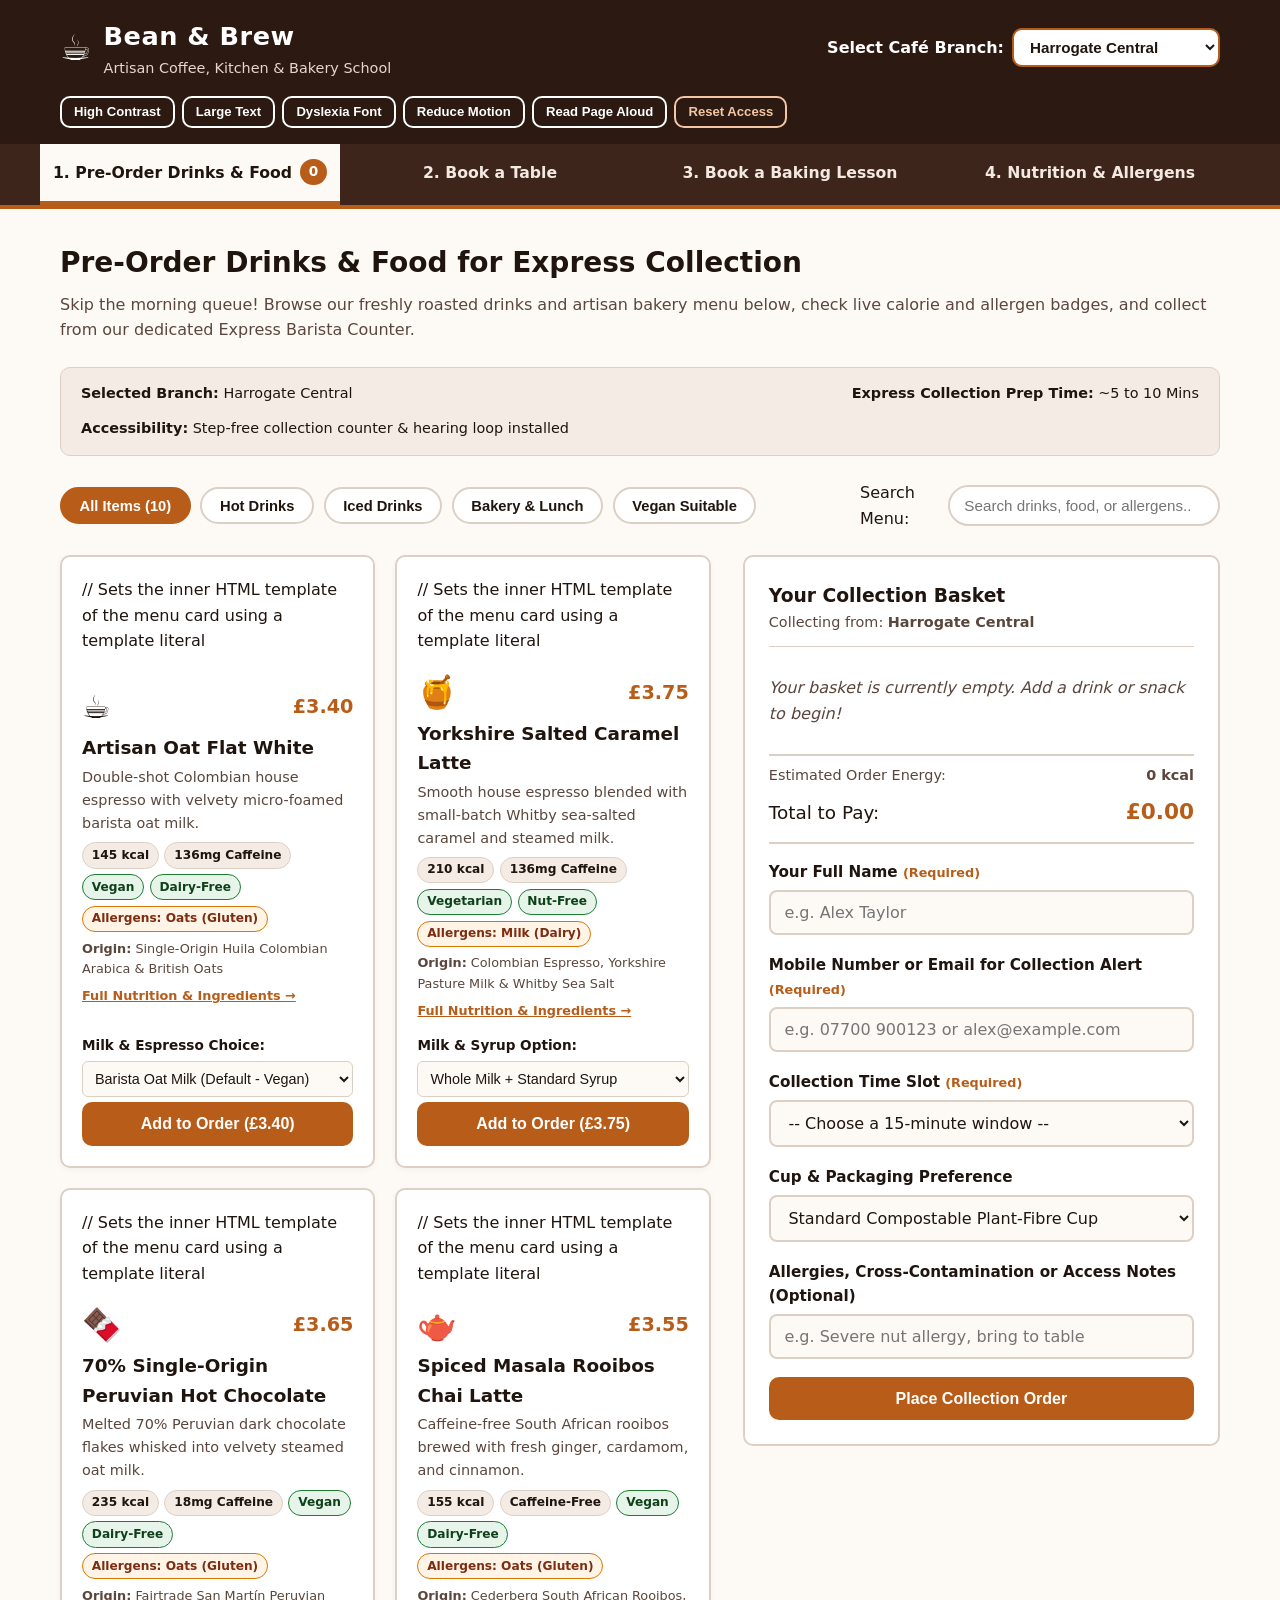
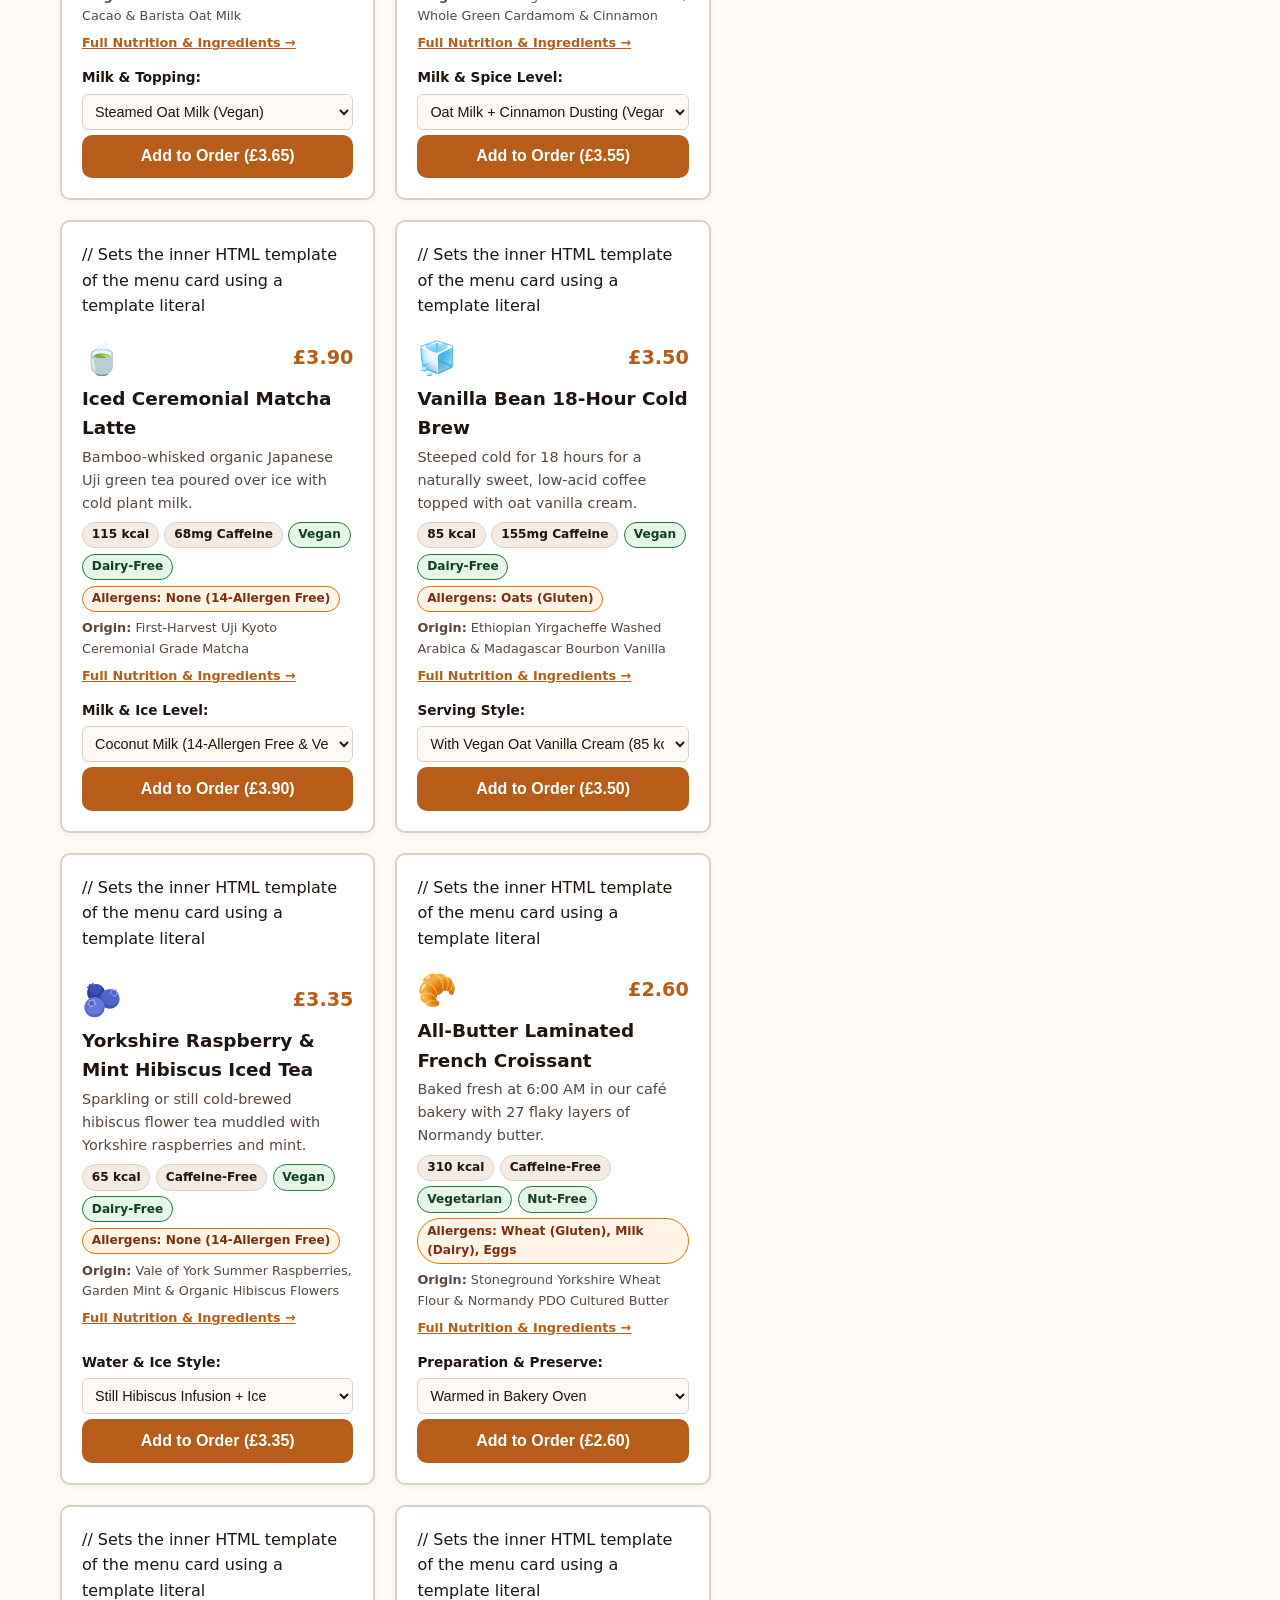
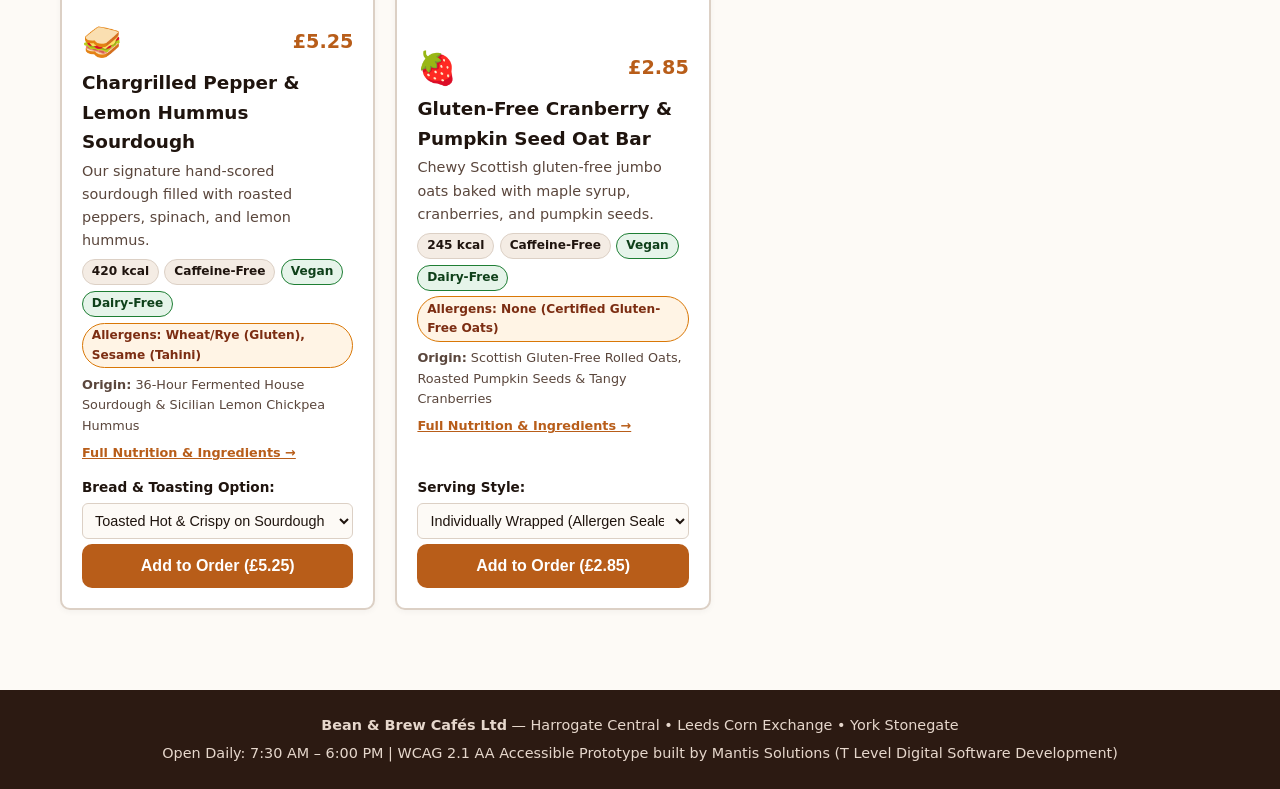
<file: index.html>
<!DOCTYPE html> <!-- Declares that this document is written in HTML5 -->
<html lang="en"> <!-- Opens the root HTML element and sets the primary language to British/English for screen readers -->
<head> <!-- Opens the head section containing page metadata and links to external files -->
    <meta charset="UTF-8"> <!-- Sets the character encoding to UTF-8 so special characters like pound signs (£) display properly -->
    <meta name="viewport" content="width=device-width, initial-scale=1.0"> <!-- Ensures the website scales responsively on mobile phones and desktop screens -->
    <title>Bean &amp; Brew | Pre-Order Drinks &amp; Food</title> <!-- Sets the page title shown in the browser tab for the Pre-Order page -->
    <link rel="stylesheet" href="styles.css"> <!-- Links our shared external CSS stylesheet (styles.css) to style the webpage -->
</head> <!-- Closes the head section -->
<body> <!-- Opens the body section which holds all visible content on the webpage -->

    <a href="#main-content" class="skip-link">Skip to main content</a> <!-- Provides an accessibility link allowing keyboard users to jump straight to the main content -->

    <header class="site-header" role="banner"> <!-- Opens the top header bar with the banner landmark role for assistive technology -->
        <div class="header-container"> <!-- Container div that centres and spaces the header elements neatly -->
            <div class="brand"> <!-- Grouping div for the café logo and brand tagline -->
                <span class="brand-icon" aria-hidden="true">&#9749;</span> <!-- Displays a decorative coffee cup icon and hides it from screen readers so it isn't read aloud awkwardly -->
                <div> <!-- Inner div to stack the café title and subtitle vertically -->
                    <h1 class="brand-title">Bean &amp; Brew</h1> <!-- Main heading showing the client's café chain name -->
                    <p class="brand-subtitle">Artisan Coffee, Kitchen &amp; Bakery School</p> <!-- Subtitle explaining what Bean & Brew offers -->
                </div> <!-- Closes the inner brand text div -->
            </div> <!-- Closes the brand grouping div -->

            <div class="location-selector"> <!-- Grouping div for the café branch selector -->
                <label for="cafe-branch" class="sr-only-mobile">Select Café Branch:</label> <!-- Accessible label linked to the branch dropdown menu -->
                <select id="cafe-branch" name="cafe-branch" aria-label="Select your Bean and Brew café branch"> <!-- Dropdown allowing customers to choose their local Bean & Brew café -->
                    <option value="Harrogate Central">Harrogate Central</option> <!-- First café branch option -->
                    <option value="Leeds Corn Exchange">Leeds Corn Exchange</option> <!-- Second café branch option -->
                    <option value="York Stonegate">York Stonegate</option> <!-- Third café branch option -->
                </select> <!-- Closes the branch dropdown menu -->
            </div> <!-- Closes the location selector div -->

            <div class="accessibility-toolbar" role="region" aria-label="Accessibility controls"> <!-- Grouping div for our 6 accessibility adjustment buttons -->
                <button type="button" id="contrast-toggle" class="a11y-btn" aria-pressed="false"> <!-- Button to toggle WCAG AAA high-contrast colours -->
                    High Contrast <!-- Visible text inside the high-contrast toggle button -->
                </button> <!-- Closes the high-contrast toggle button -->
                <button type="button" id="text-size-toggle" class="a11y-btn" aria-pressed="false"> <!-- Button to toggle larger 20px base font sizes -->
                    Large Text <!-- Visible text inside the large text toggle button -->
                </button> <!-- Closes the large text toggle button -->
                <button type="button" id="dyslexia-toggle" class="a11y-btn" aria-pressed="false"> <!-- Button to toggle dyslexia-friendly font and wider letter/line spacing -->
                    Dyslexia Font <!-- Visible text inside the dyslexia font toggle button -->
                </button> <!-- Closes the dyslexia font toggle button -->
                <button type="button" id="motion-toggle" class="a11y-btn" aria-pressed="false"> <!-- Button to disable animations and smooth scrolling for vestibular sensitivity -->
                    Reduce Motion <!-- Visible text inside the reduce motion toggle button -->
                </button> <!-- Closes the reduce motion toggle button -->
                <button type="button" id="tts-toggle" class="a11y-btn" aria-pressed="false"> <!-- Button that uses the browser's Web Speech API to read the page aloud -->
                    Read Page Aloud <!-- Visible text inside the text-to-speech button -->
                </button> <!-- Closes the text-to-speech button -->
                <button type="button" id="reset-a11y-btn" class="a11y-btn a11y-reset-btn"> <!-- Button to reset all accessibility settings back to default -->
                    Reset Access <!-- Visible text inside the reset accessibility button -->
                </button> <!-- Closes the reset accessibility button -->
            </div> <!-- Closes the accessibility toolbar div -->
        </div> <!-- Closes the header container div -->

        <nav class="main-nav" aria-label="Main Services Navigation"> <!-- Opens the primary navigation bar linking to each of the 4 pages -->
            <ul class="nav-list"> <!-- Unordered list holding the navigation links for the four separate pages -->
                <li class="nav-item"> <!-- List item wrapper for the Pre-Order page link -->
                    <a href="index.html" class="nav-tab active" aria-current="page"> <!-- Active link pointing to the Pre-Order Drinks & Food page (index.html) -->
                        1. Pre-Order Drinks &amp; Food <span id="basket-badge" class="badge">0</span> <!-- Link text plus a live counter badge showing items in the basket -->
                    </a> <!-- Closes the Pre-Order page link -->
                </li> <!-- Closes the first list item -->
                <li class="nav-item"> <!-- List item wrapper for the Book a Table page link -->
                    <a href="table.html" class="nav-tab"> <!-- Link pointing to the separate Book a Table page (table.html) -->
                        2. Book a Table <!-- Link text for table reservations -->
                    </a> <!-- Closes the Book a Table page link -->
                </li> <!-- Closes the second list item -->
                <li class="nav-item"> <!-- List item wrapper for the Book a Baking Lesson page link -->
                    <a href="baking.html" class="nav-tab"> <!-- Link pointing to the separate Book a Baking Lesson page (baking.html) -->
                        3. Book a Baking Lesson <!-- Link text for baking classes -->
                    </a> <!-- Closes the Book a Baking Lesson page link -->
                </li> <!-- Closes the third list item -->
                <li class="nav-item"> <!-- List item wrapper for the Nutrition & Allergens page link -->
                    <a href="nutrition.html" class="nav-tab"> <!-- Link pointing to the dedicated Nutrition & Allergens page (nutrition.html) -->
                        4. Nutrition &amp; Allergens <!-- Link text for nutritional data and allergen matrix -->
                    </a> <!-- Closes the Nutrition & Allergens page link -->
                </li> <!-- Closes the fourth list item -->
            </ul> <!-- Closes the navigation list -->
        </nav> <!-- Closes the main navigation bar -->
    </header> <!-- Closes the top site header -->

    <main id="main-content" class="main-container"> <!-- Opens the main content area linked to the skip-link -->

        <div id="status-banner" class="status-banner hidden" role="status" aria-live="polite"> <!-- Live notification box that announces confirmations to screen readers and users -->
            <p id="status-message">Confirmation details will appear here.</p> <!-- Paragraph where JavaScript inserts order confirmation text -->
            <button type="button" id="close-banner-btn" class="secondary-btn">Dismiss Notification</button> <!-- Button allowing the user to close the confirmation alert -->
        </div> <!-- Closes the live status banner -->

        <!-- ==================== PAGE 1: PRE-ORDER DRINKS & FOOD ==================== --> <!-- Section comment marking the Pre-Order page content -->
        <section id="section-order" class="service-section" aria-labelledby="page-heading"> <!-- Opens the Pre-Order content section -->
            <div class="section-intro"> <!-- Grouping div for the section heading and instructions -->
                <h2 id="page-heading">Pre-Order Drinks &amp; Food for Express Collection</h2> <!-- Main heading for the pre-order page -->
                <p>Skip the morning queue! Browse our freshly roasted drinks and artisan bakery menu below, check live calorie and allergen badges, and collect from our dedicated Express Barista Counter.</p> <!-- Helpful instructions for the customer -->
            </div> <!-- Closes the section intro div -->

            <div class="branch-info-strip" aria-label="Selected branch details"> <!-- Displays live details for the currently selected Bean & Brew café branch -->
                <span><strong>Selected Branch:</strong> <span id="branch-strip-name">Harrogate Central</span></span> <!-- Shows the active branch name -->
                <span><strong>Express Collection Prep Time:</strong> ~5 to 10 Mins</span> <!-- Shows average barista preparation speed -->
                <span><strong>Accessibility:</strong> Step-free collection counter &amp; hearing loop installed</span> <!-- Highlights physical accessibility at the café -->
            </div> <!-- Closes the branch-info-strip div -->

            <div class="controls-row"> <!-- Flex container holding category filters on the left and a live search bar on the right -->
                <div class="filter-bar" role="group" aria-label="Filter menu by category or dietary need"> <!-- Toolbar containing category and dietary filter buttons -->
                    <button type="button" class="filter-btn active" data-category="all">All Items (10)</button> <!-- Button to show all 10 menu items -->
                    <button type="button" class="filter-btn" data-category="Hot Drinks">Hot Drinks</button> <!-- Button to filter only hot drinks -->
                    <button type="button" class="filter-btn" data-category="Iced Drinks">Iced Drinks</button> <!-- Button to filter only iced drinks -->
                    <button type="button" class="filter-btn" data-category="Bakery & Food">Bakery &amp; Lunch</button> <!-- Button to filter pastries and lunch items -->
                    <button type="button" class="filter-btn" data-category="Vegan">Vegan Suitable</button> <!-- Button to filter items suitable for vegans -->
                </div> <!-- Closes the filter bar div -->

                <div class="search-box-wrapper"> <!-- Wrapper for the live keyword search input -->
                    <label for="menu-search" class="sr-only-mobile">Search Menu:</label> <!-- Accessible label for the search bar -->
                    <input type="search" id="menu-search" class="search-input" placeholder="Search drinks, food, or allergens..."> <!-- Live search input that filters cards as the user types -->
                </div> <!-- Closes the search-box-wrapper div -->
            </div> <!-- Closes the controls-row div -->

            <div class="order-layout"> <!-- Two-column responsive grid layout holding the menu on the left and basket on the right -->
                <div id="menu-grid" class="menu-grid" aria-label="Menu items"> <!-- Container where JavaScript dynamically renders the café menu cards -->
                    <!-- Menu cards are populated by script.js --> <!-- Note explaining that script.js fills this container -->
                </div> <!-- Closes the menu grid div -->

                <aside class="basket-panel" aria-labelledby="basket-heading"> <!-- Sidebar panel holding the customer's collection order basket -->
                    <h3 id="basket-heading">Your Collection Basket</h3> <!-- Heading for the basket sidebar -->
                    <p class="branch-indicator">Collecting from: <strong id="current-branch-label">Harrogate Central</strong></p> <!-- Displays which café branch the customer is ordering from -->

                    <ul id="basket-list" class="basket-list"> <!-- Unordered list holding the added items in the basket -->
                        <li class="empty-basket-msg">Your basket is currently empty. Add a drink or snack to begin!</li> <!-- Default message shown when no items are in the basket -->
                    </ul> <!-- Closes the basket items list -->

                    <div class="basket-nutrition-row"> <!-- Shows the combined calorie count of all items in the basket -->
                        <span>Estimated Order Energy:</span> <!-- Label for total basket calories -->
                        <strong id="basket-calories">0 kcal</strong> <!-- Live calorie counter updated by script.js -->
                    </div> <!-- Closes the basket-nutrition-row div -->

                    <div class="basket-summary"> <!-- Grouping div for the total price display -->
                        <span>Total to Pay:</span> <!-- Label for total cost -->
                        <strong id="basket-total" class="total-price">&pound;0.00</strong> <!-- Displays the calculated total price in pounds -->
                    </div> <!-- Closes the basket summary div -->

                    <form id="checkout-form" class="booking-form"> <!-- Form for submitting the pre-order collection details -->
                        <div class="form-group"> <!-- Wrapper for the customer name input field -->
                            <label for="order-name">Your Full Name <span class="required-text">(Required)</span></label> <!-- Accessible label clearly stating the field is required without relying on colour alone -->
                            <input type="text" id="order-name" name="order-name" required placeholder="e.g. Alex Taylor" autocomplete="name"> <!-- Text input for the customer's name -->
                        </div> <!-- Closes the customer name form group -->

                        <div class="form-group"> <!-- Wrapper for the customer mobile/email contact -->
                            <label for="order-contact">Mobile Number or Email for Collection Alert <span class="required-text">(Required)</span></label> <!-- Label for collection alert contact -->
                            <input type="text" id="order-contact" name="order-contact" required placeholder="e.g. 07700 900123 or alex@example.com"> <!-- Input for SMS/email ready notification -->
                        </div> <!-- Closes the contact form group -->

                        <div class="form-group"> <!-- Wrapper for the collection time slot dropdown -->
                            <label for="pickup-time">Collection Time Slot <span class="required-text">(Required)</span></label> <!-- Accessible label for the pickup time selector -->
                            <select id="pickup-time" name="pickup-time" required> <!-- Dropdown menu for choosing when to collect the order -->
                                <option value="">-- Choose a 15-minute window --</option> <!-- Default prompt option -->
                                <option value="In 10-15 mins (ASAP Express)">In 10-15 mins (ASAP Express)</option> <!-- First pickup time option -->
                                <option value="In 30 mins">In 30 mins</option> <!-- Second pickup time option -->
                                <option value="In 45 mins">In 45 mins</option> <!-- Third pickup time option -->
                                <option value="In 1 hour">In 1 hour</option> <!-- Fourth pickup time option -->
                            </select> <!-- Closes the pickup time dropdown -->
                        </div> <!-- Closes the collection time form group -->

                        <div class="form-group"> <!-- Wrapper for cup sustainability choice -->
                            <label for="cup-choice">Cup &amp; Packaging Preference</label> <!-- Label for reusable or compostable cup option -->
                            <select id="cup-choice" name="cup-choice"> <!-- Dropdown for eco-friendly packaging choices -->
                                <option value="Compostable Plant-Fibre Cup">Standard Compostable Plant-Fibre Cup</option> <!-- Default compostable cup -->
                                <option value="Bringing My Own Reusable Cup">Bringing My Own Reusable Cup (Barista Rinse)</option> <!-- Reusable cup option -->
                                <option value="Ceramic Mug (Drinking In Café)">Ceramic Mug (Drinking In Café)</option> <!-- Ceramic mug option -->
                            </select> <!-- Closes the cup preference dropdown -->
                        </div> <!-- Closes the cup preference form group -->

                        <div class="form-group"> <!-- Wrapper for dietary or allergy notes -->
                            <label for="order-notes">Allergies, Cross-Contamination or Access Notes (Optional)</label> <!-- Label for optional allergy or access notes -->
                            <input type="text" id="order-notes" name="order-notes" placeholder="e.g. Severe nut allergy, bring to table"> <!-- Text input for custom preparation instructions -->
                        </div> <!-- Closes the allergy notes form group -->

                        <button type="submit" id="place-order-btn" class="primary-btn full-width">Place Collection Order</button> <!-- Submit button to finalise the pre-order -->
                    </form> <!-- Closes the checkout form -->
                </aside> <!-- Closes the basket sidebar panel -->
            </div> <!-- Closes the two-column order layout -->
        </section> <!-- Closes Section 1: Pre-Order Drinks & Food -->

    </main> <!-- Closes the main content container -->

    <footer class="site-footer" role="contentinfo"> <!-- Opens the page footer with the contentinfo landmark role -->
        <div class="footer-container"> <!-- Container that aligns the footer text neatly -->
            <p><strong>Bean &amp; Brew Cafés Ltd</strong> &mdash; Harrogate Central &bull; Leeds Corn Exchange &bull; York Stonegate</p> <!-- Displays the café chain name and locations -->
            <p>Open Daily: 7:30 AM &ndash; 6:00 PM | WCAG 2.1 AA Accessible Prototype built by Mantis Solutions (T Level Digital Software Development)</p> <!-- Displays opening hours and project attribution -->
        </div> <!-- Closes the footer container -->
    </footer> <!-- Closes the footer element -->

    <script src="script.js"></script> <!-- Loads our shared external JavaScript file (script.js) to handle interactivity -->
</body> <!-- Closes the body element -->
</html> <!-- Closes the HTML document -->
</file>
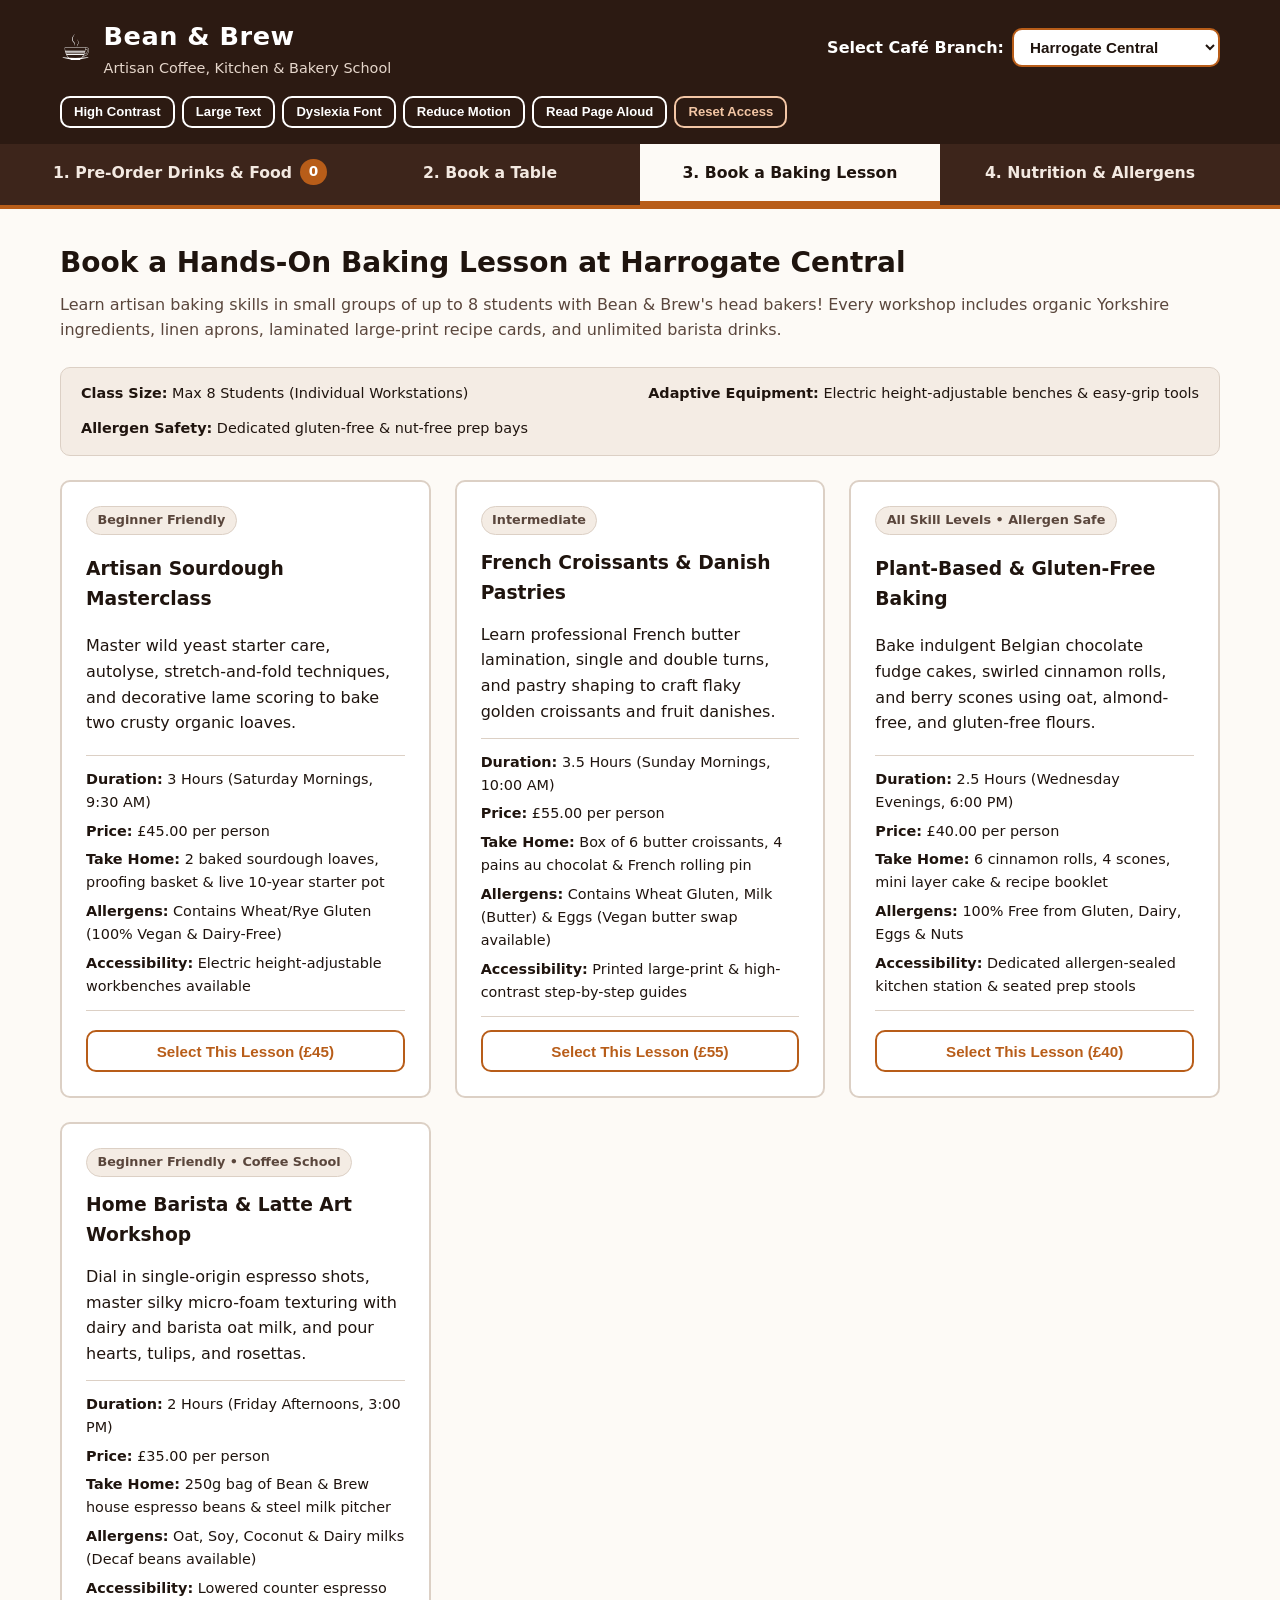
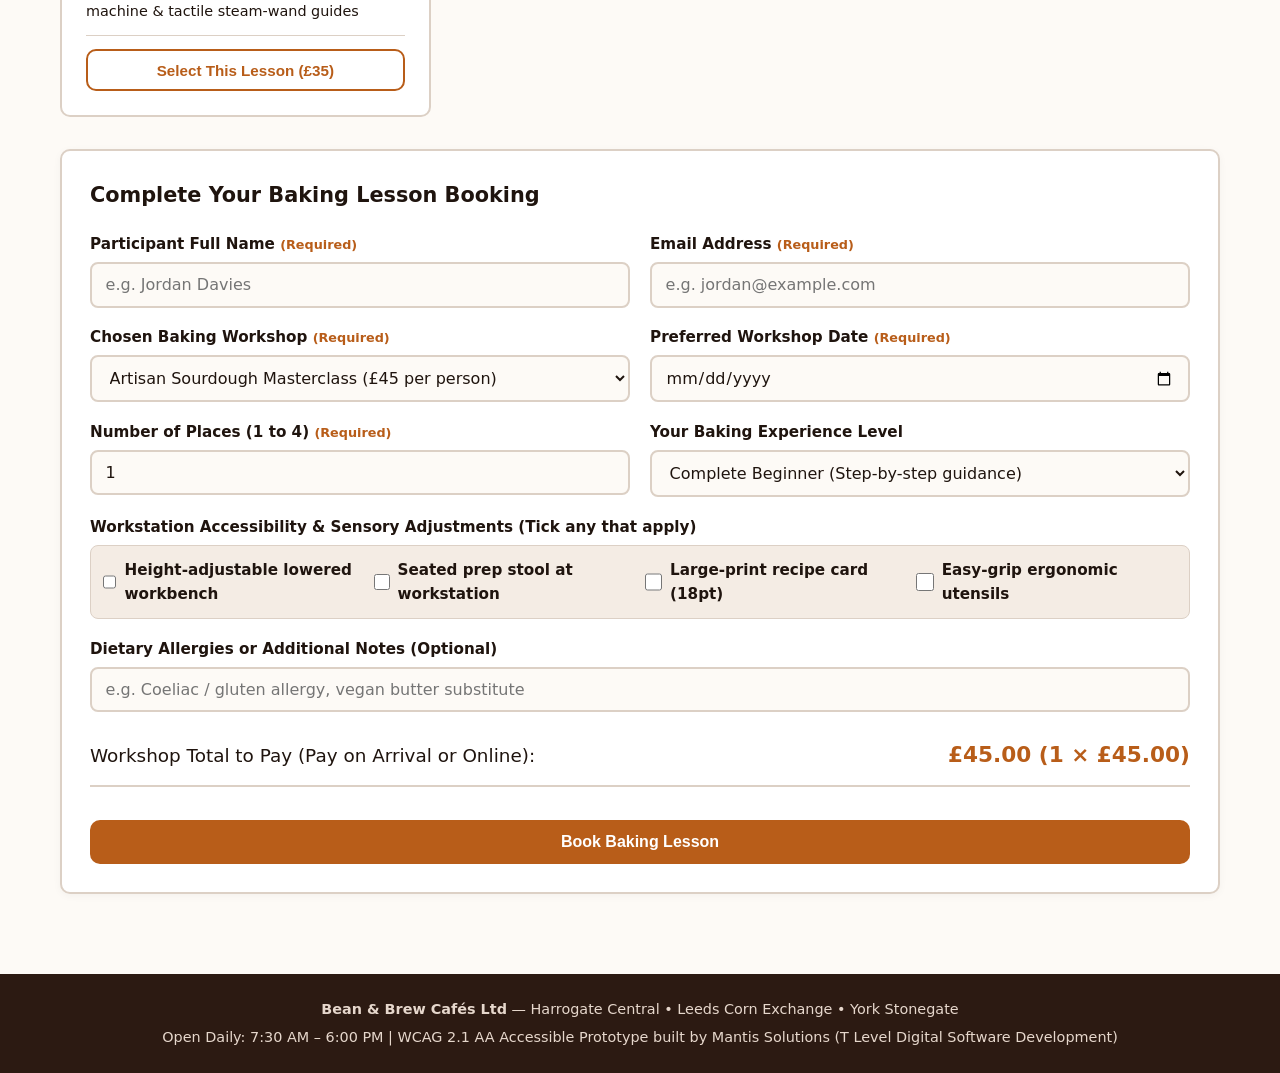
<file: baking.html>
<!DOCTYPE html> <!-- Declares that this document is written in HTML5 -->
<html lang="en"> <!-- Opens the root HTML element and sets the primary language to British/English for screen readers -->
<head> <!-- Opens the head section containing page metadata and links to external files -->
    <meta charset="UTF-8"> <!-- Sets the character encoding to UTF-8 so special characters like pound signs (£) display properly -->
    <meta name="viewport" content="width=device-width, initial-scale=1.0"> <!-- Ensures the website scales responsively on mobile phones and desktop screens -->
    <title>Bean &amp; Brew | Book a Baking Lesson</title> <!-- Sets the page title shown in the browser tab for the Baking Lessons page -->
    <link rel="stylesheet" href="styles.css"> <!-- Links our shared external CSS stylesheet (styles.css) to style the webpage -->
</head> <!-- Closes the head section -->
<body> <!-- Opens the body section which holds all visible content on the webpage -->

    <a href="#main-content" class="skip-link">Skip to main content</a> <!-- Provides an accessibility link allowing keyboard users to jump straight to the main content -->

    <header class="site-header" role="banner"> <!-- Opens the top header bar with the banner landmark role for assistive technology -->
        <div class="header-container"> <!-- Container div that centres and spaces the header elements neatly -->
            <div class="brand"> <!-- Grouping div for the café logo and brand tagline -->
                <span class="brand-icon" aria-hidden="true">&#9749;</span> <!-- Displays a decorative coffee cup icon and hides it from screen readers so it isn't read aloud awkwardly -->
                <div> <!-- Inner div to stack the café title and subtitle vertically -->
                    <h1 class="brand-title">Bean &amp; Brew</h1> <!-- Main heading showing the client's café chain name -->
                    <p class="brand-subtitle">Artisan Coffee, Kitchen &amp; Bakery School</p> <!-- Subtitle explaining what Bean & Brew offers -->
                </div> <!-- Closes the inner brand text div -->
            </div> <!-- Closes the brand grouping div -->

            <div class="location-selector"> <!-- Grouping div for the café branch selector -->
                <label for="cafe-branch" class="sr-only-mobile">Select Café Branch:</label> <!-- Accessible label linked to the branch dropdown menu -->
                <select id="cafe-branch" name="cafe-branch" aria-label="Select your Bean and Brew café branch"> <!-- Dropdown allowing customers to choose their local Bean & Brew café -->
                    <option value="Harrogate Central">Harrogate Central</option> <!-- First café branch option -->
                    <option value="Leeds Corn Exchange">Leeds Corn Exchange</option> <!-- Second café branch option -->
                    <option value="York Stonegate">York Stonegate</option> <!-- Third café branch option -->
                </select> <!-- Closes the branch dropdown menu -->
            </div> <!-- Closes the location selector div -->

            <div class="accessibility-toolbar" role="region" aria-label="Accessibility controls"> <!-- Grouping div for our 6 accessibility adjustment buttons -->
                <button type="button" id="contrast-toggle" class="a11y-btn" aria-pressed="false"> <!-- Button to toggle WCAG AAA high-contrast colours -->
                    High Contrast <!-- Visible text inside the high-contrast toggle button -->
                </button> <!-- Closes the high-contrast toggle button -->
                <button type="button" id="text-size-toggle" class="a11y-btn" aria-pressed="false"> <!-- Button to toggle larger 20px base font sizes -->
                    Large Text <!-- Visible text inside the large text toggle button -->
                </button> <!-- Closes the large text toggle button -->
                <button type="button" id="dyslexia-toggle" class="a11y-btn" aria-pressed="false"> <!-- Button to toggle dyslexia-friendly font and wider letter/line spacing -->
                    Dyslexia Font <!-- Visible text inside the dyslexia font toggle button -->
                </button> <!-- Closes the dyslexia font toggle button -->
                <button type="button" id="motion-toggle" class="a11y-btn" aria-pressed="false"> <!-- Button to disable animations and smooth scrolling for vestibular sensitivity -->
                    Reduce Motion <!-- Visible text inside the reduce motion toggle button -->
                </button> <!-- Closes the reduce motion toggle button -->
                <button type="button" id="tts-toggle" class="a11y-btn" aria-pressed="false"> <!-- Button that uses the browser's Web Speech API to read the page aloud -->
                    Read Page Aloud <!-- Visible text inside the text-to-speech button -->
                </button> <!-- Closes the text-to-speech button -->
                <button type="button" id="reset-a11y-btn" class="a11y-btn a11y-reset-btn"> <!-- Button to reset all accessibility settings back to default -->
                    Reset Access <!-- Visible text inside the reset accessibility button -->
                </button> <!-- Closes the reset accessibility button -->
            </div> <!-- Closes the accessibility toolbar div -->
        </div> <!-- Closes the header container div -->

        <nav class="main-nav" aria-label="Main Services Navigation"> <!-- Opens the primary navigation bar linking to each of the 4 pages -->
            <ul class="nav-list"> <!-- Unordered list holding the navigation links for the four separate pages -->
                <li class="nav-item"> <!-- List item wrapper for the Pre-Order page link -->
                    <a href="index.html" class="nav-tab"> <!-- Link pointing to the Pre-Order Drinks & Food page (index.html) -->
                        1. Pre-Order Drinks &amp; Food <span id="basket-badge" class="badge">0</span> <!-- Link text plus a live counter badge showing items in the basket -->
                    </a> <!-- Closes the Pre-Order page link -->
                </li> <!-- Closes the first list item -->
                <li class="nav-item"> <!-- List item wrapper for the Book a Table page link -->
                    <a href="table.html" class="nav-tab"> <!-- Link pointing to the separate Book a Table page (table.html) -->
                        2. Book a Table <!-- Link text for table reservations -->
                    </a> <!-- Closes the Book a Table page link -->
                </li> <!-- Closes the second list item -->
                <li class="nav-item"> <!-- List item wrapper for the Book a Baking Lesson page link -->
                    <a href="baking.html" class="nav-tab active" aria-current="page"> <!-- Active link pointing to the current Book a Baking Lesson page (baking.html) -->
                        3. Book a Baking Lesson <!-- Link text for baking classes -->
                    </a> <!-- Closes the Book a Baking Lesson page link -->
                </li> <!-- Closes the third list item -->
                <li class="nav-item"> <!-- List item wrapper for the Nutrition & Allergens page link -->
                    <a href="nutrition.html" class="nav-tab"> <!-- Link pointing to the dedicated Nutrition & Allergens page (nutrition.html) -->
                        4. Nutrition &amp; Allergens <!-- Link text for nutritional data and allergen matrix -->
                    </a> <!-- Closes the Nutrition & Allergens page link -->
                </li> <!-- Closes the fourth list item -->
            </ul> <!-- Closes the navigation list -->
        </nav> <!-- Closes the main navigation bar -->
    </header> <!-- Closes the top site header -->

    <main id="main-content" class="main-container"> <!-- Opens the main content area linked to the skip-link -->

        <div id="status-banner" class="status-banner hidden" role="status" aria-live="polite"> <!-- Live notification box that announces confirmations to screen readers and users -->
            <p id="status-message">Confirmation details will appear here.</p> <!-- Paragraph where JavaScript inserts baking lesson confirmation text -->
            <button type="button" id="close-banner-btn" class="secondary-btn">Dismiss Notification</button> <!-- Button allowing the user to close the confirmation alert -->
        </div> <!-- Closes the live status banner -->

        <!-- ==================== PAGE 3: BOOK A BAKING LESSON ==================== --> <!-- Section comment marking the Baking Lesson page content -->
        <section id="section-baking" class="service-section" aria-labelledby="page-heading"> <!-- Opens the Baking Lesson content section -->
            <div class="section-intro"> <!-- Grouping div for the baking school heading and introduction -->
                <h2 id="page-heading">Book a Hands-On Baking Lesson at <span id="current-branch-label">Harrogate Central</span></h2> <!-- Main heading for the baking workshops page -->
                <p>Learn artisan baking skills in small groups of up to 8 students with Bean &amp; Brew's head bakers! Every workshop includes organic Yorkshire ingredients, linen aprons, laminated large-print recipe cards, and unlimited barista drinks.</p> <!-- Description of what is included in a baking lesson -->
            </div> <!-- Closes the section intro div -->

            <div class="branch-info-strip" aria-label="Bakery school accessibility highlights"> <!-- Displays key accessibility and equipment highlights -->
                <span><strong>Class Size:</strong> Max 8 Students (Individual Workstations)</span> <!-- Shows small group size -->
                <span><strong>Adaptive Equipment:</strong> Electric height-adjustable benches &amp; easy-grip tools</span> <!-- Highlights physical accessibility -->
                <span><strong>Allergen Safety:</strong> Dedicated gluten-free &amp; nut-free prep bays</span> <!-- Highlights allergen safety -->
            </div> <!-- Closes the branch-info-strip div -->

            <div class="lessons-grid" aria-label="Available baking classes"> <!-- Grid displaying the available baking workshop cards -->
                <article class="lesson-card"> <!-- Card 1: Sourdough Bread Masterclass -->
                    <div class="lesson-tag">Beginner Friendly</div> <!-- Badge indicating the skill level -->
                    <h3>Artisan Sourdough Masterclass</h3> <!-- Title of the first baking class -->
                    <p>Master wild yeast starter care, autolyse, stretch-and-fold techniques, and decorative lame scoring to bake two crusty organic loaves.</p> <!-- Summary of what students learn in this class -->
                    <ul class="lesson-meta"> <!-- List of key details about the class -->
                        <li><strong>Duration:</strong> 3 Hours (Saturday Mornings, 9:30 AM)</li> <!-- Class duration and schedule -->
                        <li><strong>Price:</strong> &pound;45.00 per person</li> <!-- Cost per participant -->
                        <li><strong>Take Home:</strong> 2 baked sourdough loaves, proofing basket &amp; live 10-year starter pot</li> <!-- What students take home -->
                        <li><strong>Allergens:</strong> Contains Wheat/Rye Gluten (100% Vegan &amp; Dairy-Free)</li> <!-- Allergen note -->
                        <li><strong>Accessibility:</strong> Electric height-adjustable workbenches available</li> <!-- Specific accessibility feature for the workshop -->
                    </ul> <!-- Closes the class metadata list -->
                    <button type="button" class="secondary-btn select-lesson-btn" data-lesson="Artisan Sourdough Masterclass (£45)" data-price="45">Select This Lesson (&pound;45)</button> <!-- Button that pre-fills the booking form below with this class -->
                </article> <!-- Closes Card 1 -->

                <article class="lesson-card"> <!-- Card 2: French Croissants & Pastries -->
                    <div class="lesson-tag">Intermediate</div> <!-- Badge indicating the skill level -->
                    <h3>French Croissants &amp; Danish Pastries</h3> <!-- Title of the second baking class -->
                    <p>Learn professional French butter lamination, single and double turns, and pastry shaping to craft flaky golden croissants and fruit danishes.</p> <!-- Summary of what students learn in this class -->
                    <ul class="lesson-meta"> <!-- List of key details about the class -->
                        <li><strong>Duration:</strong> 3.5 Hours (Sunday Mornings, 10:00 AM)</li> <!-- Class duration and schedule -->
                        <li><strong>Price:</strong> &pound;55.00 per person</li> <!-- Cost per participant -->
                        <li><strong>Take Home:</strong> Box of 6 butter croissants, 4 pains au chocolat &amp; French rolling pin</li> <!-- What students take home -->
                        <li><strong>Allergens:</strong> Contains Wheat Gluten, Milk (Butter) &amp; Eggs (Vegan butter swap available)</li> <!-- Allergen note -->
                        <li><strong>Accessibility:</strong> Printed large-print &amp; high-contrast step-by-step guides</li> <!-- Specific accessibility feature for the workshop -->
                    </ul> <!-- Closes the class metadata list -->
                    <button type="button" class="secondary-btn select-lesson-btn" data-lesson="French Croissants & Danish Pastries (£55)" data-price="55">Select This Lesson (&pound;55)</button> <!-- Button that pre-fills the booking form below with this class -->
                </article> <!-- Closes Card 2 -->

                <article class="lesson-card"> <!-- Card 3: Vegan & Gluten-Free Cakes -->
                    <div class="lesson-tag">All Skill Levels &bull; Allergen Safe</div> <!-- Badge indicating the skill level -->
                    <h3>Plant-Based &amp; Gluten-Free Baking</h3> <!-- Title of the third baking class -->
                    <p>Bake indulgent Belgian chocolate fudge cakes, swirled cinnamon rolls, and berry scones using oat, almond-free, and gluten-free flours.</p> <!-- Summary of what students learn in this class -->
                    <ul class="lesson-meta"> <!-- List of key details about the class -->
                        <li><strong>Duration:</strong> 2.5 Hours (Wednesday Evenings, 6:00 PM)</li> <!-- Class duration and schedule -->
                        <li><strong>Price:</strong> &pound;40.00 per person</li> <!-- Cost per participant -->
                        <li><strong>Take Home:</strong> 6 cinnamon rolls, 4 scones, mini layer cake &amp; recipe booklet</li> <!-- What students take home -->
                        <li><strong>Allergens:</strong> 100% Free from Gluten, Dairy, Eggs &amp; Nuts</li> <!-- Allergen note -->
                        <li><strong>Accessibility:</strong> Dedicated allergen-sealed kitchen station &amp; seated prep stools</li> <!-- Specific accessibility feature for the workshop -->
                    </ul> <!-- Closes the class metadata list -->
                    <button type="button" class="secondary-btn select-lesson-btn" data-lesson="Plant-Based & Gluten-Free Baking (£40)" data-price="40">Select This Lesson (&pound;40)</button> <!-- Button that pre-fills the booking form below with this class -->
                </article> <!-- Closes Card 3 -->

                <article class="lesson-card"> <!-- Card 4: Barista Espresso & Latte Art -->
                    <div class="lesson-tag">Beginner Friendly &bull; Coffee School</div> <!-- Badge indicating the skill level -->
                    <h3>Home Barista &amp; Latte Art Workshop</h3> <!-- Title of the fourth workshop -->
                    <p>Dial in single-origin espresso shots, master silky micro-foam texturing with dairy and barista oat milk, and pour hearts, tulips, and rosettas.</p> <!-- Summary of what students learn in this class -->
                    <ul class="lesson-meta"> <!-- List of key details about the class -->
                        <li><strong>Duration:</strong> 2 Hours (Friday Afternoons, 3:00 PM)</li> <!-- Class duration and schedule -->
                        <li><strong>Price:</strong> &pound;35.00 per person</li> <!-- Cost per participant -->
                        <li><strong>Take Home:</strong> 250g bag of Bean &amp; Brew house espresso beans &amp; steel milk pitcher</li> <!-- What students take home -->
                        <li><strong>Allergens:</strong> Oat, Soy, Coconut &amp; Dairy milks (Decaf beans available)</li> <!-- Allergen note -->
                        <li><strong>Accessibility:</strong> Lowered counter espresso machine &amp; tactile steam-wand guides</li> <!-- Specific accessibility feature for the workshop -->
                    </ul> <!-- Closes the class metadata list -->
                    <button type="button" class="secondary-btn select-lesson-btn" data-lesson="Home Barista & Latte Art Workshop (£35)" data-price="35">Select This Lesson (&pound;35)</button> <!-- Button that pre-fills the booking form below with this class -->
                </article> <!-- Closes Card 4 -->
            </div> <!-- Closes the baking lessons grid -->

            <div class="form-card"> <!-- Styled card container holding the baking lesson registration form -->
                <h3>Complete Your Baking Lesson Booking</h3> <!-- Sub-heading for the lesson booking form -->
                <form id="baking-booking-form" class="booking-form"> <!-- Form for booking a baking class -->
                    <div class="form-row"> <!-- Two-column row for participant name and email -->
                        <div class="form-group"> <!-- Wrapper for participant's full name -->
                            <label for="baking-name">Participant Full Name <span class="required-text">(Required)</span></label> <!-- Label for participant name -->
                            <input type="text" id="baking-name" required placeholder="e.g. Jordan Davies" autocomplete="name"> <!-- Text input for participant name -->
                        </div> <!-- Closes participant name form group -->

                        <div class="form-group"> <!-- Wrapper for participant's email -->
                            <label for="baking-email">Email Address <span class="required-text">(Required)</span></label> <!-- Label for participant email -->
                            <input type="email" id="baking-email" required placeholder="e.g. jordan@example.com" autocomplete="email"> <!-- Email input field -->
                        </div> <!-- Closes participant email form group -->
                    </div> <!-- Closes first form row -->

                    <div class="form-row"> <!-- Two-column row for choosing the workshop and session date -->
                        <div class="form-group"> <!-- Wrapper for the chosen baking workshop -->
                            <label for="baking-class-select">Chosen Baking Workshop <span class="required-text">(Required)</span></label> <!-- Label for the workshop dropdown -->
                            <select id="baking-class-select" required> <!-- Dropdown menu of the four baking classes -->
                                <option value="Artisan Sourdough Masterclass (£45)" data-price="45">Artisan Sourdough Masterclass (&pound;45 per person)</option> <!-- Option 1: Sourdough -->
                                <option value="French Croissants & Danish Pastries (£55)" data-price="55">French Croissants &amp; Danish Pastries (&pound;55 per person)</option> <!-- Option 2: Croissants -->
                                <option value="Plant-Based & Gluten-Free Baking (£40)" data-price="40">Plant-Based &amp; Gluten-Free Baking (&pound;40 per person)</option> <!-- Option 3: Plant-Based -->
                                <option value="Home Barista & Latte Art Workshop (£35)" data-price="35">Home Barista &amp; Latte Art Workshop (&pound;35 per person)</option> <!-- Option 4: Barista -->
                            </select> <!-- Closes the workshop dropdown -->
                        </div> <!-- Closes the workshop selection form group -->

                        <div class="form-group"> <!-- Wrapper for the workshop session date -->
                            <label for="baking-date">Preferred Workshop Date <span class="required-text">(Required)</span></label> <!-- Label for the date input -->
                            <input type="date" id="baking-date" required> <!-- Date picker input for the baking class -->
                        </div> <!-- Closes the workshop date form group -->
                    </div> <!-- Closes the second form row -->

                    <div class="form-row"> <!-- Two-column row for number of places and experience level -->
                        <div class="form-group"> <!-- Wrapper for number of participants -->
                            <label for="baking-participants">Number of Places (1 to 4) <span class="required-text">(Required)</span></label> <!-- Label for number of places -->
                            <input type="number" id="baking-participants" min="1" max="4" value="1" required> <!-- Number input allowing up to 4 places per booking -->
                        </div> <!-- Closes the number of places form group -->

                        <div class="form-group"> <!-- Wrapper for baking experience level -->
                            <label for="baking-experience">Your Baking Experience Level</label> <!-- Label for experience dropdown -->
                            <select id="baking-experience"> <!-- Dropdown helping instructors tailor support -->
                                <option value="Complete Beginner">Complete Beginner (Step-by-step guidance)</option> <!-- Option 1 -->
                                <option value="Home Enthusiast">Home Enthusiast (Some home baking experience)</option> <!-- Option 2 -->
                                <option value="Confident Baker">Confident Baker (Looking to refine technique)</option> <!-- Option 3 -->
                            </select> <!-- Closes experience dropdown -->
                        </div> <!-- Closes experience form group -->
                    </div> <!-- Closes the third form row -->

                    <div class="form-group"> <!-- Wrapper for workstation accessibility checkboxes -->
                        <label>Workstation Accessibility &amp; Sensory Adjustments (Tick any that apply)</label> <!-- Group label for workstation checkboxes -->
                        <div class="checkbox-grid" role="group" aria-label="Bakery workstation adjustments"> <!-- Responsive grid of checkboxes -->
                            <label class="checkbox-label"><input type="checkbox" name="baking-access" value="Height-adjustable lowered workbench"> Height-adjustable lowered workbench</label> <!-- Checkbox 1 -->
                            <label class="checkbox-label"><input type="checkbox" name="baking-access" value="Seated prep stool at workstation"> Seated prep stool at workstation</label> <!-- Checkbox 2 -->
                            <label class="checkbox-label"><input type="checkbox" name="baking-access" value="Large-print recipe card (18pt)"> Large-print recipe card (18pt)</label> <!-- Checkbox 3 -->
                            <label class="checkbox-label"><input type="checkbox" name="baking-access" value="Easy-grip ergonomic utensils"> Easy-grip ergonomic utensils</label> <!-- Checkbox 4 -->
                        </div> <!-- Closes checkbox-grid -->
                    </div> <!-- Closes checkbox form-group -->

                    <div class="form-group"> <!-- Wrapper for dietary or access adjustments -->
                        <label for="baking-dietary">Dietary Allergies or Additional Notes (Optional)</label> <!-- Label for dietary or physical access adjustments -->
                        <input type="text" id="baking-dietary" placeholder="e.g. Coeliac / gluten allergy, vegan butter substitute"> <!-- Text input for adjustments -->
                    </div> <!-- Closes the adjustments form group -->

                    <div class="basket-summary"> <!-- Displays the live calculated total cost for the baking lesson booking -->
                        <span>Workshop Total to Pay (Pay on Arrival or Online):</span> <!-- Label for workshop total -->
                        <strong id="baking-price-estimate" class="total-price">&pound;45.00</strong> <!-- Dynamically updated by script.js when workshop or places change -->
                    </div> <!-- Closes the workshop price summary -->

                    <button type="submit" class="primary-btn">Book Baking Lesson</button> <!-- Submit button to confirm the baking class booking -->
                </form> <!-- Closes the baking lesson form -->
            </div> <!-- Closes the baking form card -->
        </section> <!-- Closes Section 3: Book a Baking Lesson -->

    </main> <!-- Closes the main content container -->

    <footer class="site-footer" role="contentinfo"> <!-- Opens the page footer with the contentinfo landmark role -->
        <div class="footer-container"> <!-- Container that aligns the footer text neatly -->
            <p><strong>Bean &amp; Brew Cafés Ltd</strong> &mdash; Harrogate Central &bull; Leeds Corn Exchange &bull; York Stonegate</p> <!-- Displays the café chain name and locations -->
            <p>Open Daily: 7:30 AM &ndash; 6:00 PM | WCAG 2.1 AA Accessible Prototype built by Mantis Solutions (T Level Digital Software Development)</p> <!-- Displays opening hours and project attribution -->
        </div> <!-- Closes the footer container -->
    </footer> <!-- Closes the footer element -->

    <script src="script.js"></script> <!-- Loads our shared external JavaScript file (script.js) to handle interactivity -->
</body> <!-- Closes the body element -->
</html> <!-- Closes the HTML document -->
</file>
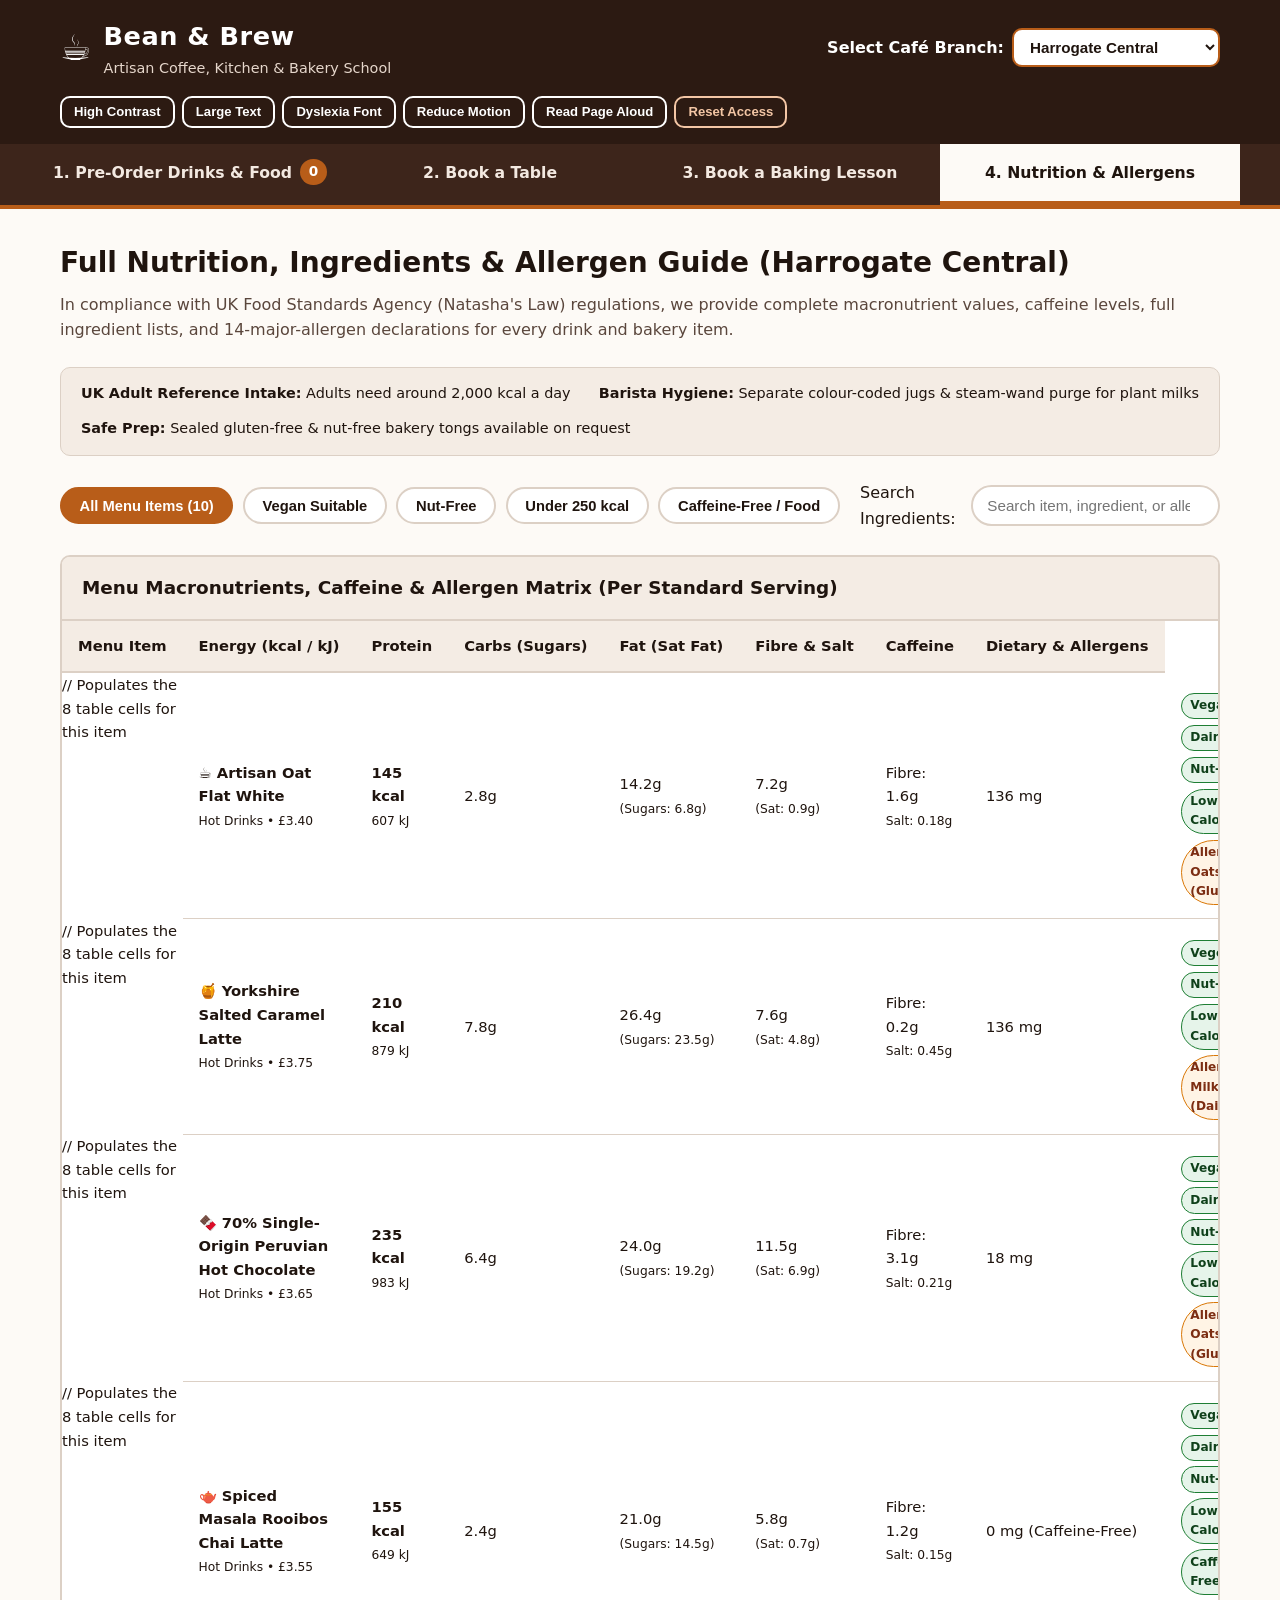
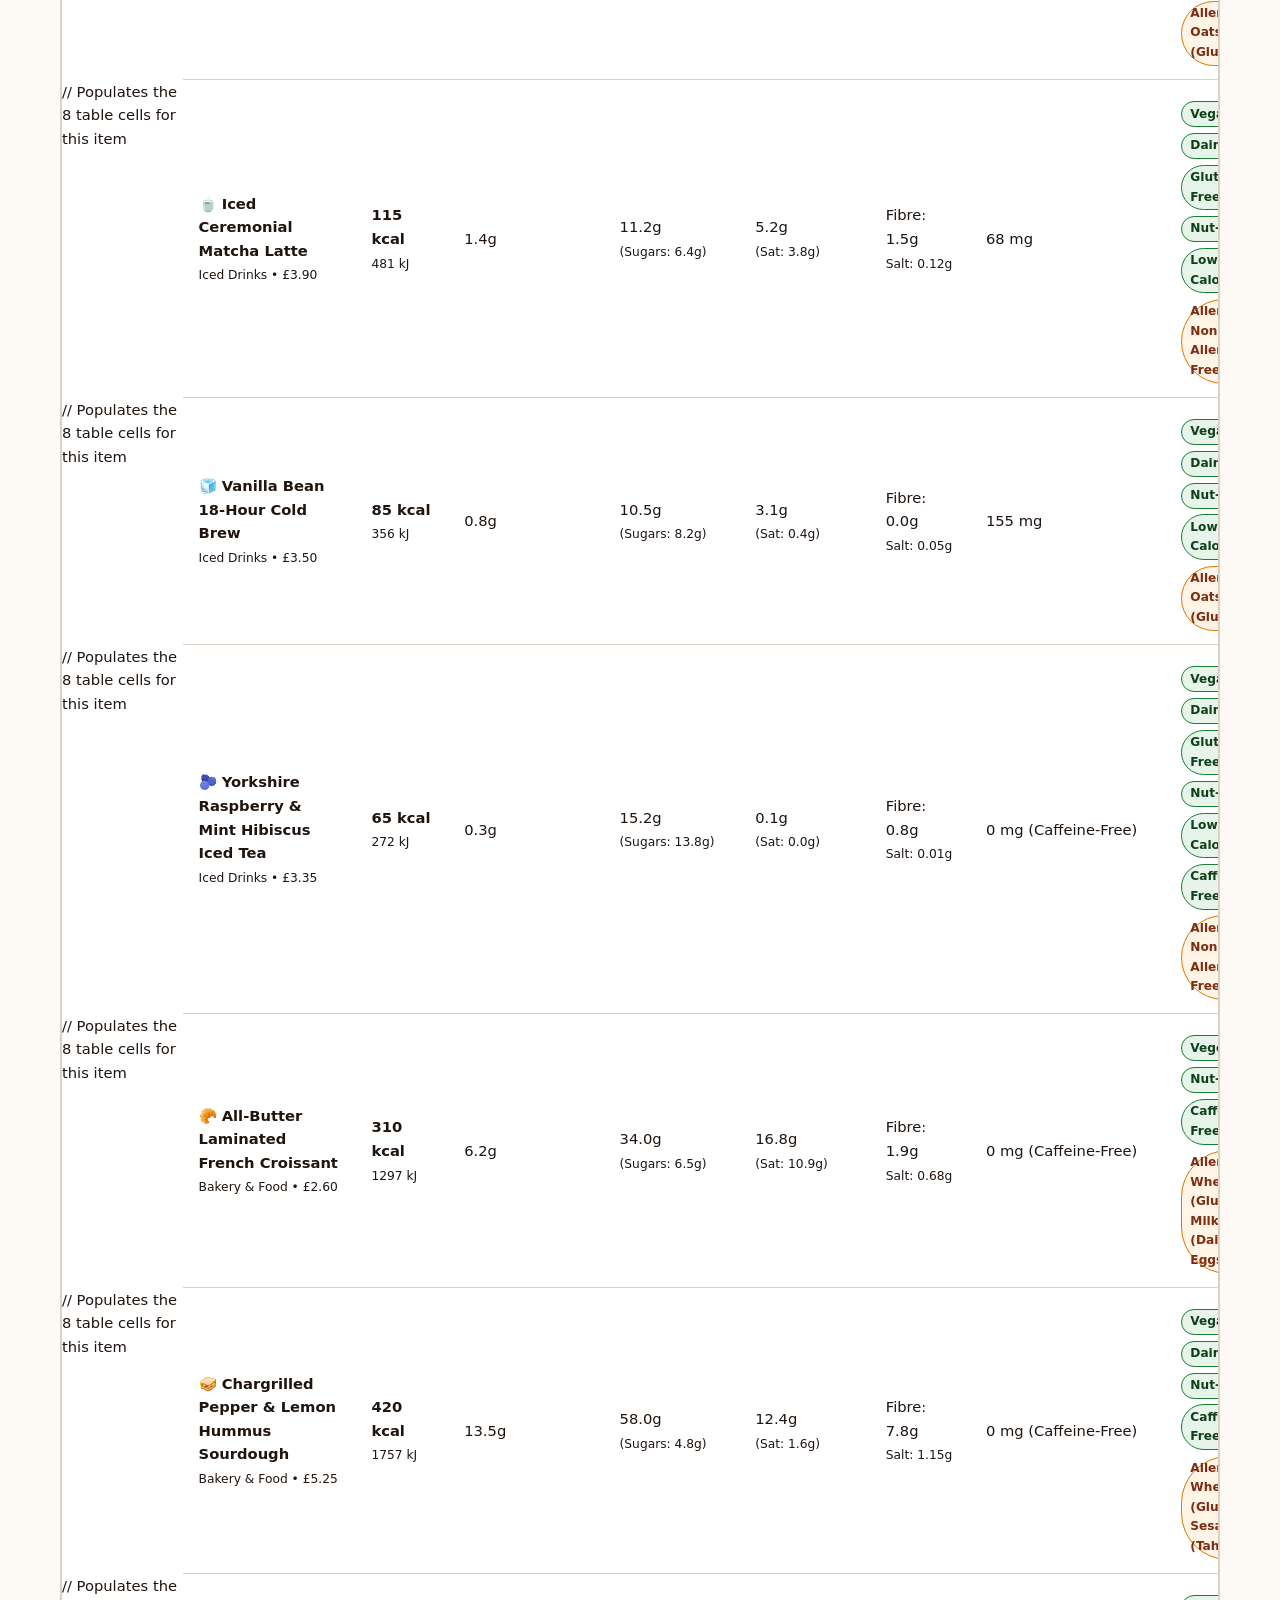
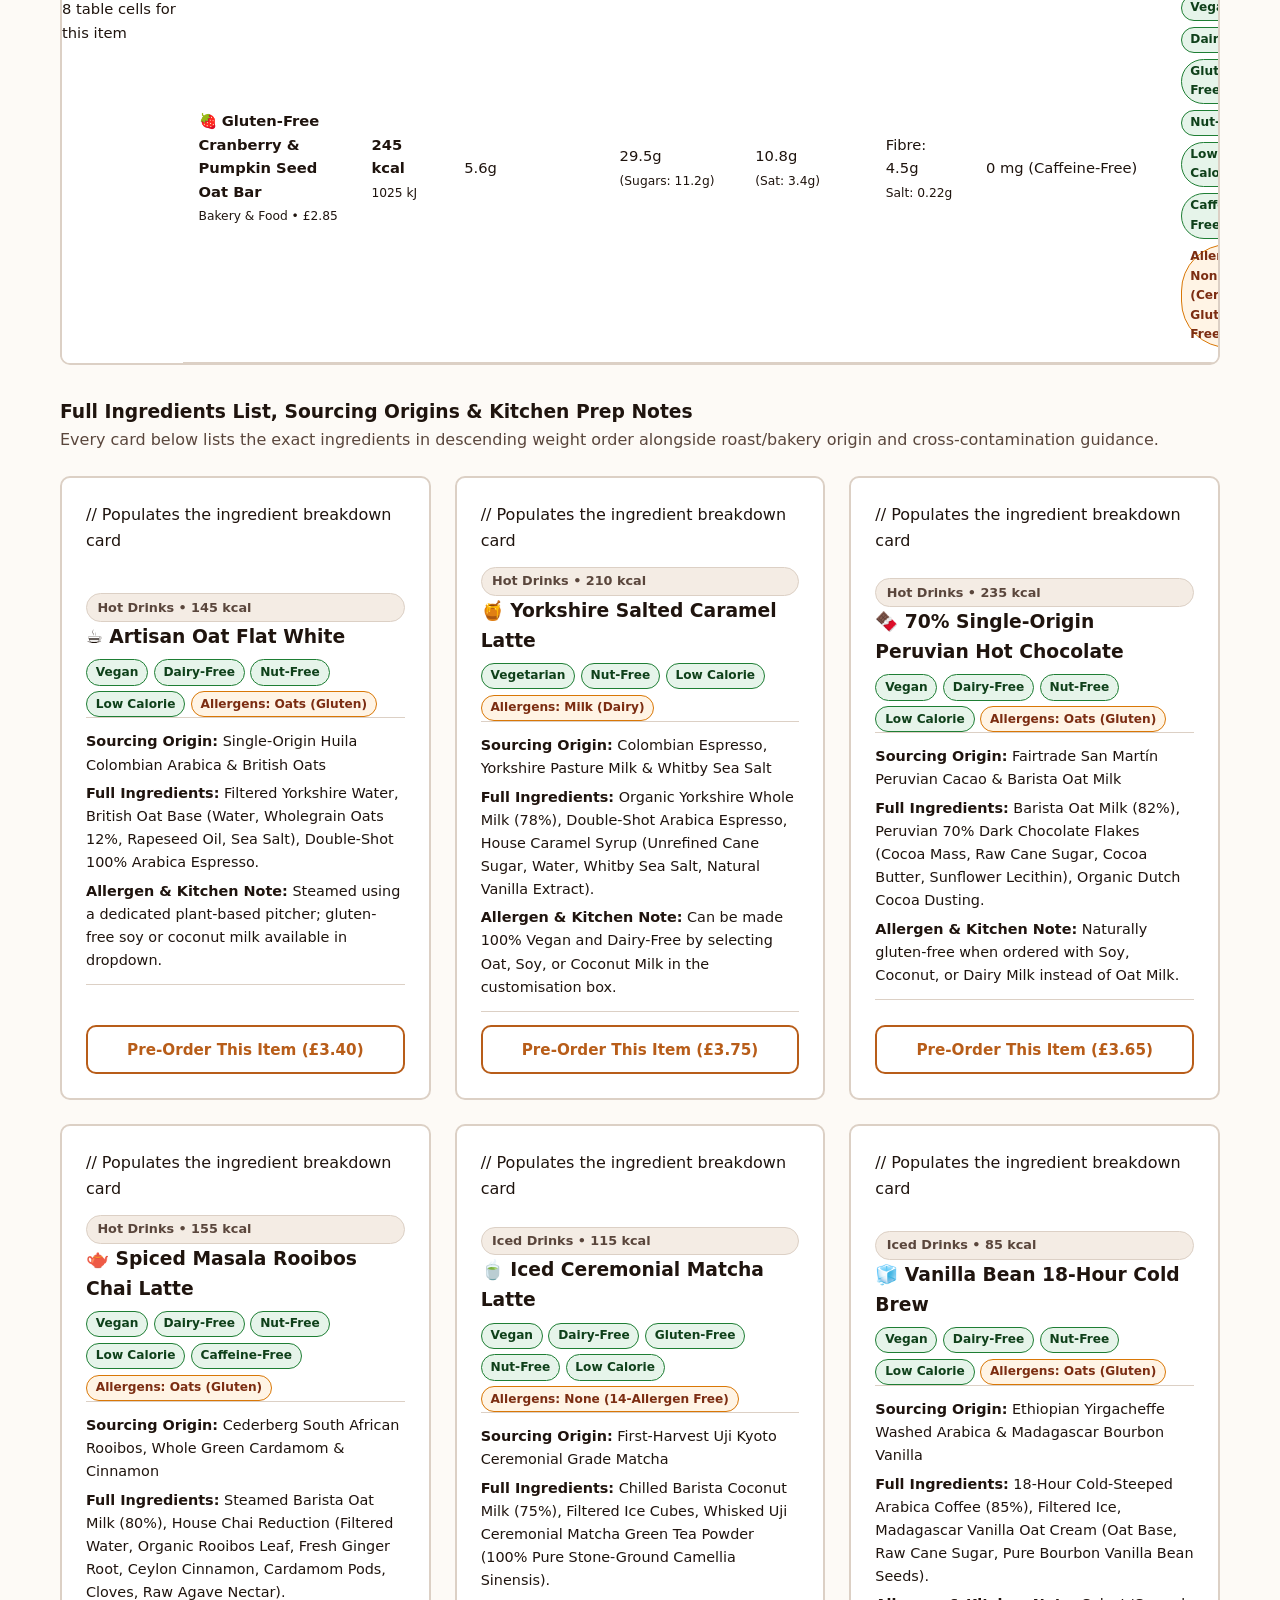
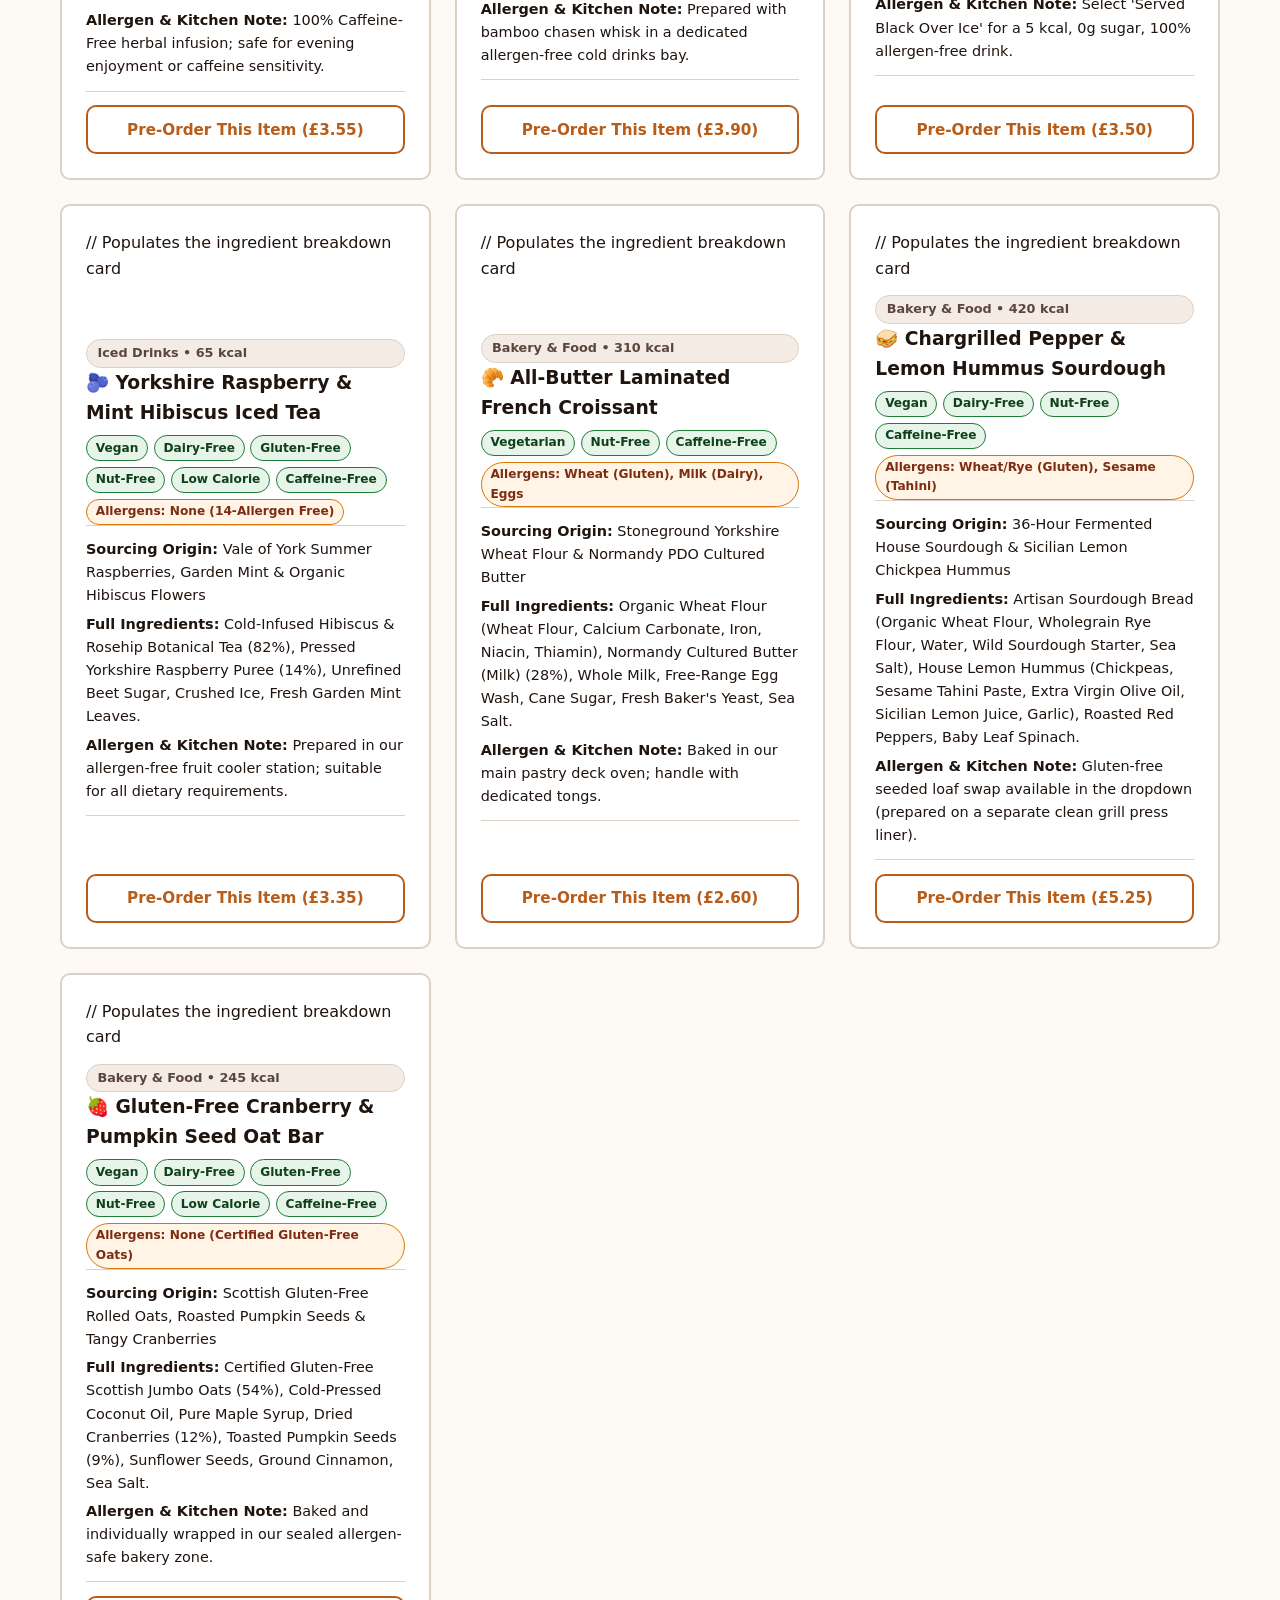
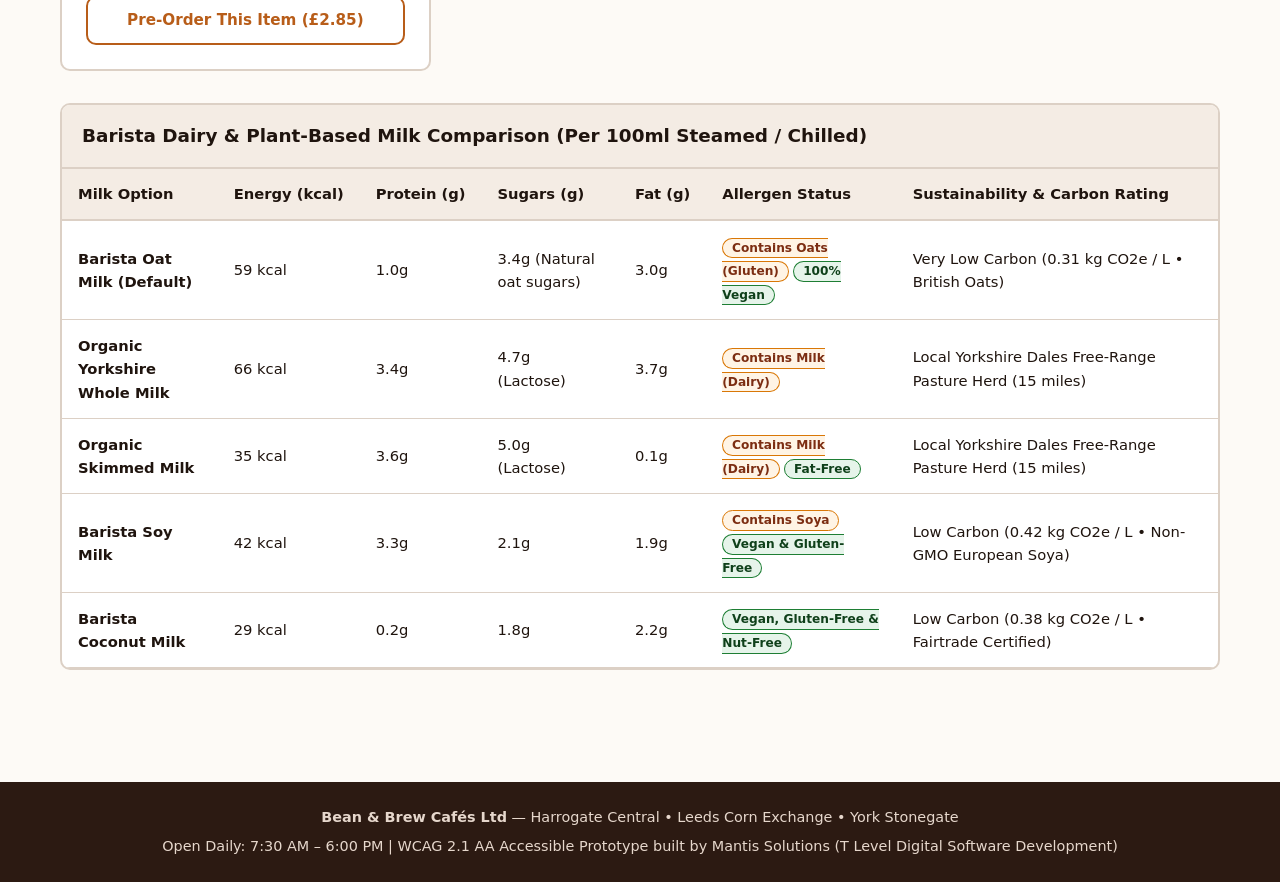
<file: nutrition.html>
<!DOCTYPE html> <!-- Declares that this document is written in HTML5 -->
<html lang="en"> <!-- Opens the root HTML element and sets the primary language to British/English for screen readers -->
<head> <!-- Opens the head section containing page metadata and links to external files -->
    <meta charset="UTF-8"> <!-- Sets the character encoding to UTF-8 so special characters like pound signs (£) display properly -->
    <meta name="viewport" content="width=device-width, initial-scale=1.0"> <!-- Ensures the website scales responsively on mobile phones and desktop screens -->
    <title>Bean &amp; Brew | Nutrition, Ingredients &amp; Allergen Guide</title> <!-- Sets the page title shown in the browser tab for the Nutrition page -->
    <link rel="stylesheet" href="styles.css"> <!-- Links our shared external CSS stylesheet (styles.css) to style the webpage -->
</head> <!-- Closes the head section -->
<body> <!-- Opens the body section which holds all visible content on the webpage -->

    <a href="#main-content" class="skip-link">Skip to main content</a> <!-- Provides an accessibility link allowing keyboard users to jump straight to the main content -->

    <header class="site-header" role="banner"> <!-- Opens the top header bar with the banner landmark role for assistive technology -->
        <div class="header-container"> <!-- Container div that centres and spaces the header elements neatly -->
            <div class="brand"> <!-- Grouping div for the café logo and brand tagline -->
                <span class="brand-icon" aria-hidden="true">&#9749;</span> <!-- Displays a decorative coffee cup icon and hides it from screen readers so it isn't read aloud awkwardly -->
                <div> <!-- Inner div to stack the café title and subtitle vertically -->
                    <h1 class="brand-title">Bean &amp; Brew</h1> <!-- Main heading showing the client's café chain name -->
                    <p class="brand-subtitle">Artisan Coffee, Kitchen &amp; Bakery School</p> <!-- Subtitle explaining what Bean & Brew offers -->
                </div> <!-- Closes the inner brand text div -->
            </div> <!-- Closes the brand grouping div -->

            <div class="location-selector"> <!-- Grouping div for the café branch selector -->
                <label for="cafe-branch" class="sr-only-mobile">Select Café Branch:</label> <!-- Accessible label linked to the branch dropdown menu -->
                <select id="cafe-branch" name="cafe-branch" aria-label="Select your Bean and Brew café branch"> <!-- Dropdown allowing customers to choose their local Bean & Brew café -->
                    <option value="Harrogate Central">Harrogate Central</option> <!-- First café branch option -->
                    <option value="Leeds Corn Exchange">Leeds Corn Exchange</option> <!-- Second café branch option -->
                    <option value="York Stonegate">York Stonegate</option> <!-- Third café branch option -->
                </select> <!-- Closes the branch dropdown menu -->
            </div> <!-- Closes the location selector div -->

            <div class="accessibility-toolbar" role="region" aria-label="Accessibility controls"> <!-- Grouping div for our 6 accessibility adjustment buttons -->
                <button type="button" id="contrast-toggle" class="a11y-btn" aria-pressed="false"> <!-- Button to toggle WCAG AAA high-contrast colours -->
                    High Contrast <!-- Visible text inside the high-contrast toggle button -->
                </button> <!-- Closes the high-contrast toggle button -->
                <button type="button" id="text-size-toggle" class="a11y-btn" aria-pressed="false"> <!-- Button to toggle larger 20px base font sizes -->
                    Large Text <!-- Visible text inside the large text toggle button -->
                </button> <!-- Closes the large text toggle button -->
                <button type="button" id="dyslexia-toggle" class="a11y-btn" aria-pressed="false"> <!-- Button to toggle dyslexia-friendly font and wider letter/line spacing -->
                    Dyslexia Font <!-- Visible text inside the dyslexia font toggle button -->
                </button> <!-- Closes the dyslexia font toggle button -->
                <button type="button" id="motion-toggle" class="a11y-btn" aria-pressed="false"> <!-- Button to disable animations and smooth scrolling for vestibular sensitivity -->
                    Reduce Motion <!-- Visible text inside the reduce motion toggle button -->
                </button> <!-- Closes the reduce motion toggle button -->
                <button type="button" id="tts-toggle" class="a11y-btn" aria-pressed="false"> <!-- Button that uses the browser's Web Speech API to read the page aloud -->
                    Read Page Aloud <!-- Visible text inside the text-to-speech button -->
                </button> <!-- Closes the text-to-speech button -->
                <button type="button" id="reset-a11y-btn" class="a11y-btn a11y-reset-btn"> <!-- Button to reset all accessibility settings back to default -->
                    Reset Access <!-- Visible text inside the reset accessibility button -->
                </button> <!-- Closes the reset accessibility button -->
            </div> <!-- Closes the accessibility toolbar div -->
        </div> <!-- Closes the header container div -->

        <nav class="main-nav" aria-label="Main Services Navigation"> <!-- Opens the primary navigation bar linking to each of the 4 pages -->
            <ul class="nav-list"> <!-- Unordered list holding the navigation links for the four separate pages -->
                <li class="nav-item"> <!-- List item wrapper for the Pre-Order page link -->
                    <a href="index.html" class="nav-tab"> <!-- Link pointing to the Pre-Order Drinks & Food page (index.html) -->
                        1. Pre-Order Drinks &amp; Food <span id="basket-badge" class="badge">0</span> <!-- Link text plus a live counter badge showing items in the basket -->
                    </a> <!-- Closes the Pre-Order page link -->
                </li> <!-- Closes the first list item -->
                <li class="nav-item"> <!-- List item wrapper for the Book a Table page link -->
                    <a href="table.html" class="nav-tab"> <!-- Link pointing to the separate Book a Table page (table.html) -->
                        2. Book a Table <!-- Link text for table reservations -->
                    </a> <!-- Closes the Book a Table page link -->
                </li> <!-- Closes the second list item -->
                <li class="nav-item"> <!-- List item wrapper for the Book a Baking Lesson page link -->
                    <a href="baking.html" class="nav-tab"> <!-- Link pointing to the separate Book a Baking Lesson page (baking.html) -->
                        3. Book a Baking Lesson <!-- Link text for baking classes -->
                    </a> <!-- Closes the Book a Baking Lesson page link -->
                </li> <!-- Closes the third list item -->
                <li class="nav-item"> <!-- List item wrapper for the Nutrition & Allergens page link -->
                    <a href="nutrition.html" class="nav-tab active" aria-current="page"> <!-- Active link pointing to the current Nutrition & Allergens page (nutrition.html) -->
                        4. Nutrition &amp; Allergens <!-- Link text for nutritional data and allergen matrix -->
                    </a> <!-- Closes the Nutrition & Allergens page link -->
                </li> <!-- Closes the fourth list item -->
            </ul> <!-- Closes the navigation list -->
        </nav> <!-- Closes the main navigation bar -->
    </header> <!-- Closes the top site header -->

    <main id="main-content" class="main-container"> <!-- Opens the main content area linked to the skip-link -->

        <div id="status-banner" class="status-banner hidden" role="status" aria-live="polite"> <!-- Live notification box that announces confirmations to screen readers and users -->
            <p id="status-message">Confirmation details will appear here.</p> <!-- Paragraph where JavaScript inserts status messages -->
            <button type="button" id="close-banner-btn" class="secondary-btn">Dismiss Notification</button> <!-- Button allowing the user to close the confirmation alert -->
        </div> <!-- Closes the live status banner -->

        <!-- ==================== PAGE 4: NUTRITION, INGREDIENTS & ALLERGEN GUIDE ==================== --> <!-- Section comment marking the Nutrition & Allergens page content -->
        <section id="section-nutrition" class="service-section" aria-labelledby="page-heading"> <!-- Opens the Nutrition & Allergens content section -->
            <div class="section-intro"> <!-- Grouping div for the nutrition page heading and introduction -->
                <h2 id="page-heading">Full Nutrition, Ingredients &amp; Allergen Guide (<span id="current-branch-label">Harrogate Central</span>)</h2> <!-- Main heading for the Nutrition & Allergens page -->
                <p>In compliance with UK Food Standards Agency (Natasha's Law) regulations, we provide complete macronutrient values, caffeine levels, full ingredient lists, and 14-major-allergen declarations for every drink and bakery item.</p> <!-- Explains Natasha's Law compliance and nutritional transparency -->
            </div> <!-- Closes the section intro div -->

            <div class="branch-info-strip" aria-label="Dietary reference intake and allergen notice"> <!-- Displays UK reference intake and kitchen safety info -->
                <span><strong>UK Adult Reference Intake:</strong> Adults need around 2,000 kcal a day</span> <!-- Standard UK calorie statement -->
                <span><strong>Barista Hygiene:</strong> Separate colour-coded jugs &amp; steam-wand purge for plant milks</span> <!-- Explains barista cross-contamination controls -->
                <span><strong>Safe Prep:</strong> Sealed gluten-free &amp; nut-free bakery tongs available on request</span> <!-- Explains bakery allergen safety -->
            </div> <!-- Closes the branch-info-strip div -->

            <div class="controls-row"> <!-- Flex container holding dietary filter buttons on the left and a live ingredient search bar on the right -->
                <div class="filter-bar" role="group" aria-label="Filter nutrition guide by dietary requirement"> <!-- Toolbar containing dietary and calorie filter buttons -->
                    <button type="button" class="filter-btn nutrition-filter-btn active" data-diet="all">All Menu Items (10)</button> <!-- Button to show all 10 items -->
                    <button type="button" class="filter-btn nutrition-filter-btn" data-diet="Vegan">Vegan Suitable</button> <!-- Filters items tagged Vegan -->
                    <button type="button" class="filter-btn nutrition-filter-btn" data-diet="Nut-Free">Nut-Free</button> <!-- Filters items tagged Nut-Free -->
                    <button type="button" class="filter-btn nutrition-filter-btn" data-diet="Low Calorie">Under 250 kcal</button> <!-- Filters items with under 250 calories -->
                    <button type="button" class="filter-btn nutrition-filter-btn" data-diet="Caffeine-Free">Caffeine-Free / Food</button> <!-- Filters items with 0mg caffeine -->
                </div> <!-- Closes the dietary filter bar div -->

                <div class="search-box-wrapper"> <!-- Wrapper for the live ingredient and allergen search input -->
                    <label for="nutrition-search" class="sr-only-mobile">Search Ingredients:</label> <!-- Accessible label for the search bar -->
                    <input type="search" id="nutrition-search" class="search-input" placeholder="Search item, ingredient, or allergen..."> <!-- Live search input that filters both the table and cards -->
                </div> <!-- Closes the search-box-wrapper div -->
            </div> <!-- Closes the controls-row div -->

            <div class="table-responsive" role="region" aria-label="Scrollable nutritional data table" tabindex="0"> <!-- Scrollable container so keyboard and mobile users can pan across the data table -->
                <table class="nutrition-table"> <!-- Semantic HTML5 table presenting macronutrients and allergens -->
                    <caption>Menu Macronutrients, Caffeine &amp; Allergen Matrix (Per Standard Serving)</caption> <!-- Accessible table title read aloud by screen readers -->
                    <thead> <!-- Table header group -->
                        <tr> <!-- Header row -->
                            <th scope="col">Menu Item</th> <!-- Column 1: Item name and category -->
                            <th scope="col">Energy (kcal / kJ)</th> <!-- Column 2: Calories and kilojoules -->
                            <th scope="col">Protein</th> <!-- Column 3: Protein in grams -->
                            <th scope="col">Carbs (Sugars)</th> <!-- Column 4: Carbohydrates and sugars in grams -->
                            <th scope="col">Fat (Sat Fat)</th> <!-- Column 5: Total fat and saturated fat in grams -->
                            <th scope="col">Fibre &amp; Salt</th> <!-- Column 6: Dietary fibre and salt in grams -->
                            <th scope="col">Caffeine</th> <!-- Column 7: Caffeine content in milligrams -->
                            <th scope="col">Dietary &amp; Allergens</th> <!-- Column 8: Explicit dietary and allergen badges -->
                        </tr> <!-- Closes header row -->
                    </thead> <!-- Closes table header group -->
                    <tbody id="nutrition-table-body"> <!-- Table body dynamically populated by script.js -->
                        <!-- Rows are populated by renderNutritionPage() in script.js --> <!-- Note explaining that script.js populates this table -->
                    </tbody> <!-- Closes table body -->
                </table> <!-- Closes the nutritional data table -->
            </div> <!-- Closes the scrollable table wrapper -->

            <div class="section-intro"> <!-- Sub-heading intro for the detailed ingredient cards -->
                <h3>Full Ingredients List, Sourcing Origins &amp; Kitchen Prep Notes</h3> <!-- Heading for the ingredient breakdown cards -->
                <p>Every card below lists the exact ingredients in descending weight order alongside roast/bakery origin and cross-contamination guidance.</p> <!-- Explains how ingredients are listed -->
            </div> <!-- Closes the sub-heading intro -->

            <div id="nutrition-cards-grid" class="lessons-grid" aria-label="Detailed ingredient and allergen cards"> <!-- Responsive grid holding individual ingredient breakdown cards -->
                <!-- Ingredient cards are populated by renderNutritionPage() in script.js --> <!-- Note explaining that script.js populates these cards -->
            </div> <!-- Closes the ingredient cards grid -->

            <div class="table-responsive" role="region" aria-label="Plant and dairy milk comparison table" tabindex="0"> <!-- Scrollable container for the milk comparison table -->
                <table class="nutrition-table"> <!-- Semantic table comparing milk options offered on the Pre-Order page -->
                    <caption>Barista Dairy &amp; Plant-Based Milk Comparison (Per 100ml Steamed / Chilled)</caption> <!-- Table caption -->
                    <thead> <!-- Table header group -->
                        <tr> <!-- Header row -->
                            <th scope="col">Milk Option</th> <!-- Column 1: Milk type -->
                            <th scope="col">Energy (kcal)</th> <!-- Column 2: Calories per 100ml -->
                            <th scope="col">Protein (g)</th> <!-- Column 3: Protein per 100ml -->
                            <th scope="col">Sugars (g)</th> <!-- Column 4: Sugars per 100ml -->
                            <th scope="col">Fat (g)</th> <!-- Column 5: Fat per 100ml -->
                            <th scope="col">Allergen Status</th> <!-- Column 6: Allergens present -->
                            <th scope="col">Sustainability &amp; Carbon Rating</th> <!-- Column 7: Environmental footprint -->
                        </tr> <!-- Closes header row -->
                    </thead> <!-- Closes table header group -->
                    <tbody> <!-- Static comparison rows for the 5 milk options -->
                        <tr> <!-- Row 1: Barista Oat Milk -->
                            <td><strong>Barista Oat Milk (Default)</strong></td> <!-- Milk name -->
                            <td>59 kcal</td> <!-- Calories -->
                            <td>1.0g</td> <!-- Protein -->
                            <td>3.4g (Natural oat sugars)</td> <!-- Sugars -->
                            <td>3.0g</td> <!-- Fat -->
                            <td><span class="allergen-pill">Contains Oats (Gluten)</span> <span class="dietary-pill">100% Vegan</span></td> <!-- Allergens -->
                            <td>Very Low Carbon (0.31 kg CO2e / L &bull; British Oats)</td> <!-- Sustainability -->
                        </tr> <!-- Closes Row 1 -->
                        <tr> <!-- Row 2: Organic Yorkshire Whole Milk -->
                            <td><strong>Organic Yorkshire Whole Milk</strong></td> <!-- Milk name -->
                            <td>66 kcal</td> <!-- Calories -->
                            <td>3.4g</td> <!-- Protein -->
                            <td>4.7g (Lactose)</td> <!-- Sugars -->
                            <td>3.7g</td> <!-- Fat -->
                            <td><span class="allergen-pill">Contains Milk (Dairy)</span></td> <!-- Allergens -->
                            <td>Local Yorkshire Dales Free-Range Pasture Herd (15 miles)</td> <!-- Sustainability -->
                        </tr> <!-- Closes Row 2 -->
                        <tr> <!-- Row 3: Organic Skimmed Milk -->
                            <td><strong>Organic Skimmed Milk</strong></td> <!-- Milk name -->
                            <td>35 kcal</td> <!-- Calories -->
                            <td>3.6g</td> <!-- Protein -->
                            <td>5.0g (Lactose)</td> <!-- Sugars -->
                            <td>0.1g</td> <!-- Fat -->
                            <td><span class="allergen-pill">Contains Milk (Dairy)</span> <span class="dietary-pill">Fat-Free</span></td> <!-- Allergens -->
                            <td>Local Yorkshire Dales Free-Range Pasture Herd (15 miles)</td> <!-- Sustainability -->
                        </tr> <!-- Closes Row 3 -->
                        <tr> <!-- Row 4: Barista Soy Milk -->
                            <td><strong>Barista Soy Milk</strong></td> <!-- Milk name -->
                            <td>42 kcal</td> <!-- Calories -->
                            <td>3.3g</td> <!-- Protein -->
                            <td>2.1g</td> <!-- Sugars -->
                            <td>1.9g</td> <!-- Fat -->
                            <td><span class="allergen-pill">Contains Soya</span> <span class="dietary-pill">Vegan &amp; Gluten-Free</span></td> <!-- Allergens -->
                            <td>Low Carbon (0.42 kg CO2e / L &bull; Non-GMO European Soya)</td> <!-- Sustainability -->
                        </tr> <!-- Closes Row 4 -->
                        <tr> <!-- Row 5: Barista Coconut Milk -->
                            <td><strong>Barista Coconut Milk</strong></td> <!-- Milk name -->
                            <td>29 kcal</td> <!-- Calories -->
                            <td>0.2g</td> <!-- Protein -->
                            <td>1.8g</td> <!-- Sugars -->
                            <td>2.2g</td> <!-- Fat -->
                            <td><span class="dietary-pill">Vegan, Gluten-Free &amp; Nut-Free</span></td> <!-- Allergens -->
                            <td>Low Carbon (0.38 kg CO2e / L &bull; Fairtrade Certified)</td> <!-- Sustainability -->
                        </tr> <!-- Closes Row 5 -->
                    </tbody> <!-- Closes table body -->
                </table> <!-- Closes milk comparison table -->
            </div> <!-- Closes scrollable table wrapper -->

        </section> <!-- Closes Section 4: Nutrition & Allergens -->

    </main> <!-- Closes the main content container -->

    <footer class="site-footer" role="contentinfo"> <!-- Opens the page footer with the contentinfo landmark role -->
        <div class="footer-container"> <!-- Container that aligns the footer text neatly -->
            <p><strong>Bean &amp; Brew Cafés Ltd</strong> &mdash; Harrogate Central &bull; Leeds Corn Exchange &bull; York Stonegate</p> <!-- Displays the café chain name and locations -->
            <p>Open Daily: 7:30 AM &ndash; 6:00 PM | WCAG 2.1 AA Accessible Prototype built by Mantis Solutions (T Level Digital Software Development)</p> <!-- Displays opening hours and project attribution -->
        </div> <!-- Closes the footer container -->
    </footer> <!-- Closes the footer element -->

    <script src="script.js"></script> <!-- Loads our shared external JavaScript file (script.js) to handle interactivity -->
</body> <!-- Closes the body element -->
</html> <!-- Closes the HTML document -->
</file>
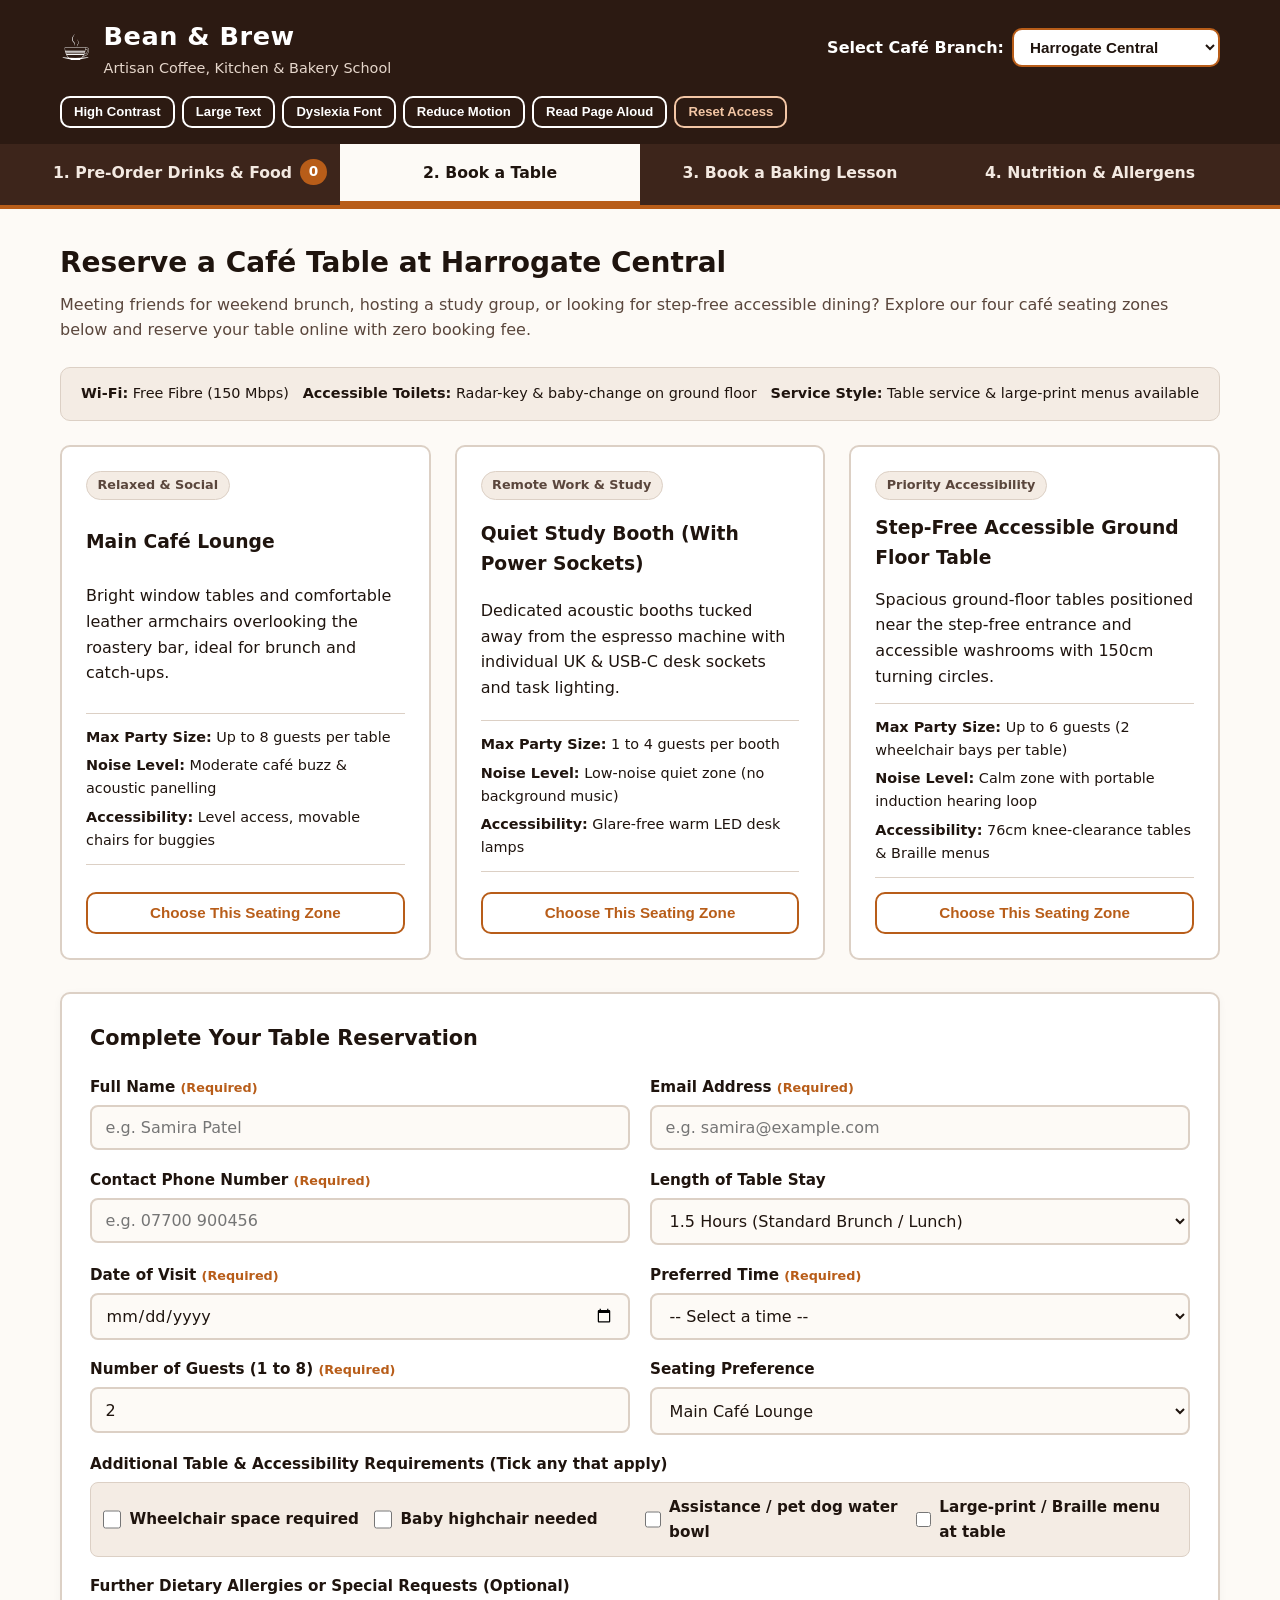
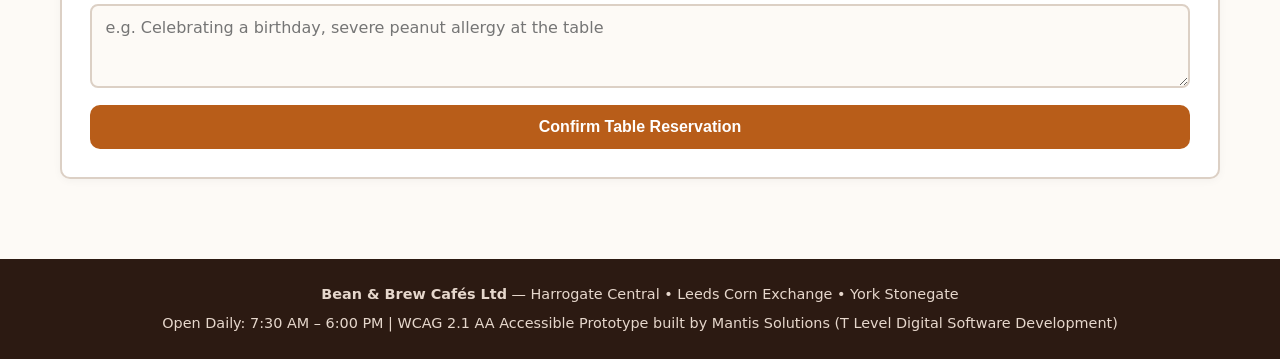
<file: table.html>
<!DOCTYPE html> <!-- Declares that this document is written in HTML5 -->
<html lang="en"> <!-- Opens the root HTML element and sets the primary language to British/English for screen readers -->
<head> <!-- Opens the head section containing page metadata and links to external files -->
    <meta charset="UTF-8"> <!-- Sets the character encoding to UTF-8 so special characters like pound signs (£) display properly -->
    <meta name="viewport" content="width=device-width, initial-scale=1.0"> <!-- Ensures the website scales responsively on mobile phones and desktop screens -->
    <title>Bean &amp; Brew | Book a Café Table</title> <!-- Sets the page title shown in the browser tab for the Table Booking page -->
    <link rel="stylesheet" href="styles.css"> <!-- Links our shared external CSS stylesheet (styles.css) to style the webpage -->
</head> <!-- Closes the head section -->
<body> <!-- Opens the body section which holds all visible content on the webpage -->

    <a href="#main-content" class="skip-link">Skip to main content</a> <!-- Provides an accessibility link allowing keyboard users to jump straight to the main content -->

    <header class="site-header" role="banner"> <!-- Opens the top header bar with the banner landmark role for assistive technology -->
        <div class="header-container"> <!-- Container div that centres and spaces the header elements neatly -->
            <div class="brand"> <!-- Grouping div for the café logo and brand tagline -->
                <span class="brand-icon" aria-hidden="true">&#9749;</span> <!-- Displays a decorative coffee cup icon and hides it from screen readers so it isn't read aloud awkwardly -->
                <div> <!-- Inner div to stack the café title and subtitle vertically -->
                    <h1 class="brand-title">Bean &amp; Brew</h1> <!-- Main heading showing the client's café chain name -->
                    <p class="brand-subtitle">Artisan Coffee, Kitchen &amp; Bakery School</p> <!-- Subtitle explaining what Bean & Brew offers -->
                </div> <!-- Closes the inner brand text div -->
            </div> <!-- Closes the brand grouping div -->

            <div class="location-selector"> <!-- Grouping div for the café branch selector -->
                <label for="cafe-branch" class="sr-only-mobile">Select Café Branch:</label> <!-- Accessible label linked to the branch dropdown menu -->
                <select id="cafe-branch" name="cafe-branch" aria-label="Select your Bean and Brew café branch"> <!-- Dropdown allowing customers to choose their local Bean & Brew café -->
                    <option value="Harrogate Central">Harrogate Central</option> <!-- First café branch option -->
                    <option value="Leeds Corn Exchange">Leeds Corn Exchange</option> <!-- Second café branch option -->
                    <option value="York Stonegate">York Stonegate</option> <!-- Third café branch option -->
                </select> <!-- Closes the branch dropdown menu -->
            </div> <!-- Closes the location selector div -->

            <div class="accessibility-toolbar" role="region" aria-label="Accessibility controls"> <!-- Grouping div for our 6 accessibility adjustment buttons -->
                <button type="button" id="contrast-toggle" class="a11y-btn" aria-pressed="false"> <!-- Button to toggle WCAG AAA high-contrast colours -->
                    High Contrast <!-- Visible text inside the high-contrast toggle button -->
                </button> <!-- Closes the high-contrast toggle button -->
                <button type="button" id="text-size-toggle" class="a11y-btn" aria-pressed="false"> <!-- Button to toggle larger 20px base font sizes -->
                    Large Text <!-- Visible text inside the large text toggle button -->
                </button> <!-- Closes the large text toggle button -->
                <button type="button" id="dyslexia-toggle" class="a11y-btn" aria-pressed="false"> <!-- Button to toggle dyslexia-friendly font and wider letter/line spacing -->
                    Dyslexia Font <!-- Visible text inside the dyslexia font toggle button -->
                </button> <!-- Closes the dyslexia font toggle button -->
                <button type="button" id="motion-toggle" class="a11y-btn" aria-pressed="false"> <!-- Button to disable animations and smooth scrolling for vestibular sensitivity -->
                    Reduce Motion <!-- Visible text inside the reduce motion toggle button -->
                </button> <!-- Closes the reduce motion toggle button -->
                <button type="button" id="tts-toggle" class="a11y-btn" aria-pressed="false"> <!-- Button that uses the browser's Web Speech API to read the page aloud -->
                    Read Page Aloud <!-- Visible text inside the text-to-speech button -->
                </button> <!-- Closes the text-to-speech button -->
                <button type="button" id="reset-a11y-btn" class="a11y-btn a11y-reset-btn"> <!-- Button to reset all accessibility settings back to default -->
                    Reset Access <!-- Visible text inside the reset accessibility button -->
                </button> <!-- Closes the reset accessibility button -->
            </div> <!-- Closes the accessibility toolbar div -->
        </div> <!-- Closes the header container div -->

        <nav class="main-nav" aria-label="Main Services Navigation"> <!-- Opens the primary navigation bar linking to each of the 4 pages -->
            <ul class="nav-list"> <!-- Unordered list holding the navigation links for the four separate pages -->
                <li class="nav-item"> <!-- List item wrapper for the Pre-Order page link -->
                    <a href="index.html" class="nav-tab"> <!-- Link pointing to the Pre-Order Drinks & Food page (index.html) -->
                        1. Pre-Order Drinks &amp; Food <span id="basket-badge" class="badge">0</span> <!-- Link text plus a live counter badge showing items in the basket -->
                    </a> <!-- Closes the Pre-Order page link -->
                </li> <!-- Closes the first list item -->
                <li class="nav-item"> <!-- List item wrapper for the Book a Table page link -->
                    <a href="table.html" class="nav-tab active" aria-current="page"> <!-- Active link pointing to the current Book a Table page (table.html) -->
                        2. Book a Table <!-- Link text for table reservations -->
                    </a> <!-- Closes the Book a Table page link -->
                </li> <!-- Closes the second list item -->
                <li class="nav-item"> <!-- List item wrapper for the Book a Baking Lesson page link -->
                    <a href="baking.html" class="nav-tab"> <!-- Link pointing to the separate Book a Baking Lesson page (baking.html) -->
                        3. Book a Baking Lesson <!-- Link text for baking classes -->
                    </a> <!-- Closes the Book a Baking Lesson page link -->
                </li> <!-- Closes the third list item -->
                <li class="nav-item"> <!-- List item wrapper for the Nutrition & Allergens page link -->
                    <a href="nutrition.html" class="nav-tab"> <!-- Link pointing to the dedicated Nutrition & Allergens page (nutrition.html) -->
                        4. Nutrition &amp; Allergens <!-- Link text for nutritional data and allergen matrix -->
                    </a> <!-- Closes the Nutrition & Allergens page link -->
                </li> <!-- Closes the fourth list item -->
            </ul> <!-- Closes the navigation list -->
        </nav> <!-- Closes the main navigation bar -->
    </header> <!-- Closes the top site header -->

    <main id="main-content" class="main-container"> <!-- Opens the main content area linked to the skip-link -->

        <div id="status-banner" class="status-banner hidden" role="status" aria-live="polite"> <!-- Live notification box that announces confirmations to screen readers and users -->
            <p id="status-message">Confirmation details will appear here.</p> <!-- Paragraph where JavaScript inserts table booking confirmation text -->
            <button type="button" id="close-banner-btn" class="secondary-btn">Dismiss Notification</button> <!-- Button allowing the user to close the confirmation alert -->
        </div> <!-- Closes the live status banner -->

        <!-- ==================== PAGE 2: BOOK A TABLE ==================== --> <!-- Section comment marking the Table Booking page content -->
        <section id="section-table" class="service-section" aria-labelledby="page-heading"> <!-- Opens the Book a Table content section -->
            <div class="section-intro"> <!-- Grouping div for the table booking heading and intro text -->
                <h2 id="page-heading">Reserve a Café Table at <span id="current-branch-label">Harrogate Central</span></h2> <!-- Main heading showing the currently selected café branch -->
                <p>Meeting friends for weekend brunch, hosting a study group, or looking for step-free accessible dining? Explore our four café seating zones below and reserve your table online with zero booking fee.</p> <!-- Detailed description of the table booking service -->
            </div> <!-- Closes the section intro div -->

            <div class="branch-info-strip" aria-label="Branch facilities"> <!-- Displays key branch facilities for table guests -->
                <span><strong>Wi-Fi:</strong> Free Fibre (150 Mbps)</span> <!-- Highlights high-speed Wi-Fi -->
                <span><strong>Accessible Toilets:</strong> Radar-key &amp; baby-change on ground floor</span> <!-- Highlights accessible restroom facilities -->
                <span><strong>Service Style:</strong> Table service &amp; large-print menus available</span> <!-- Highlights table service options -->
            </div> <!-- Closes the branch-info-strip div -->

            <div class="lessons-grid" aria-label="Café seating zones"> <!-- Grid displaying the café's seating zones so users can compare facilities -->
                <article class="lesson-card"> <!-- Zone Card 1: Main Café Lounge -->
                    <div class="lesson-tag">Relaxed &amp; Social</div> <!-- Badge describing the atmosphere -->
                    <h3>Main Café Lounge</h3> <!-- Heading for the first seating zone -->
                    <p>Bright window tables and comfortable leather armchairs overlooking the roastery bar, ideal for brunch and catch-ups.</p> <!-- Description of the Main Café Lounge -->
                    <ul class="lesson-meta"> <!-- List of facilities for this zone -->
                        <li><strong>Max Party Size:</strong> Up to 8 guests per table</li> <!-- Capacity detail -->
                        <li><strong>Noise Level:</strong> Moderate café buzz &amp; acoustic panelling</li> <!-- Sensory/noise information -->
                        <li><strong>Accessibility:</strong> Level access, movable chairs for buggies</li> <!-- Accessibility detail -->
                    </ul> <!-- Closes the metadata list -->
                    <button type="button" class="secondary-btn select-zone-btn" data-zone="Main Café Lounge">Choose This Seating Zone</button> <!-- Button that pre-fills the seating dropdown in the form below -->
                </article> <!-- Closes Zone Card 1 -->

                <article class="lesson-card"> <!-- Zone Card 2: Quiet Study Booths -->
                    <div class="lesson-tag">Remote Work &amp; Study</div> <!-- Badge describing the atmosphere -->
                    <h3>Quiet Study Booth (With Power Sockets)</h3> <!-- Heading for the second seating zone -->
                    <p>Dedicated acoustic booths tucked away from the espresso machine with individual UK &amp; USB-C desk sockets and task lighting.</p> <!-- Description of the Quiet Study Booths -->
                    <ul class="lesson-meta"> <!-- List of facilities for this zone -->
                        <li><strong>Max Party Size:</strong> 1 to 4 guests per booth</li> <!-- Capacity detail -->
                        <li><strong>Noise Level:</strong> Low-noise quiet zone (no background music)</li> <!-- Sensory/noise information -->
                        <li><strong>Accessibility:</strong> Glare-free warm LED desk lamps</li> <!-- Accessibility detail -->
                    </ul> <!-- Closes the metadata list -->
                    <button type="button" class="secondary-btn select-zone-btn" data-zone="Quiet Study Booth (With Power Sockets)">Choose This Seating Zone</button> <!-- Button that pre-fills the seating dropdown in the form below -->
                </article> <!-- Closes Zone Card 2 -->

                <article class="lesson-card"> <!-- Zone Card 3: Step-Free Accessible Tables -->
                    <div class="lesson-tag">Priority Accessibility</div> <!-- Badge describing the atmosphere -->
                    <h3>Step-Free Accessible Ground Floor Table</h3> <!-- Heading for the third seating zone -->
                    <p>Spacious ground-floor tables positioned near the step-free entrance and accessible washrooms with 150cm turning circles.</p> <!-- Description of the Accessible Ground Floor zone -->
                    <ul class="lesson-meta"> <!-- List of facilities for this zone -->
                        <li><strong>Max Party Size:</strong> Up to 6 guests (2 wheelchair bays per table)</li> <!-- Capacity detail -->
                        <li><strong>Noise Level:</strong> Calm zone with portable induction hearing loop</li> <!-- Sensory/noise information -->
                        <li><strong>Accessibility:</strong> 76cm knee-clearance tables &amp; Braille menus</li> <!-- Accessibility detail -->
                    </ul> <!-- Closes the metadata list -->
                    <button type="button" class="secondary-btn select-zone-btn" data-zone="Step-Free Accessible Ground Floor Table">Choose This Seating Zone</button> <!-- Button that pre-fills the seating dropdown in the form below -->
                </article> <!-- Closes Zone Card 3 -->
            </div> <!-- Closes the seating zones grid -->

            <div class="form-card"> <!-- Styled card container holding the table reservation form -->
                <h3>Complete Your Table Reservation</h3> <!-- Sub-heading for the reservation form -->
                <form id="table-booking-form" class="booking-form"> <!-- Form for booking a table -->
                    <div class="form-row"> <!-- Two-column row for name and email address on desktop screens -->
                        <div class="form-group"> <!-- Wrapper for the guest's name -->
                            <label for="table-name">Full Name <span class="required-text">(Required)</span></label> <!-- Label for the guest's name -->
                            <input type="text" id="table-name" required placeholder="e.g. Samira Patel" autocomplete="name"> <!-- Text input for the guest's full name -->
                        </div> <!-- Closes the guest name form group -->

                        <div class="form-group"> <!-- Wrapper for the guest's email address -->
                            <label for="table-email">Email Address <span class="required-text">(Required)</span></label> <!-- Label for the guest's email -->
                            <input type="email" id="table-email" required placeholder="e.g. samira@example.com" autocomplete="email"> <!-- Email input with built-in format validation -->
                        </div> <!-- Closes the guest email form group -->
                    </div> <!-- Closes the first form row -->

                    <div class="form-row"> <!-- Two-column row for phone number and visit duration -->
                        <div class="form-group"> <!-- Wrapper for guest phone number -->
                            <label for="table-phone">Contact Phone Number <span class="required-text">(Required)</span></label> <!-- Label for mobile number -->
                            <input type="tel" id="table-phone" required placeholder="e.g. 07700 900456" autocomplete="tel"> <!-- Telephone input field -->
                        </div> <!-- Closes phone number form group -->

                        <div class="form-group"> <!-- Wrapper for reservation duration -->
                            <label for="table-duration">Length of Table Stay</label> <!-- Label for stay duration -->
                            <select id="table-duration"> <!-- Dropdown for selecting how long the table is needed -->
                                <option value="1 Hour (Quick Coffee & Pastry)">1 Hour (Quick Coffee &amp; Pastry)</option> <!-- 1 hour option -->
                                <option value="1.5 Hours (Standard Brunch / Lunch)" selected>1.5 Hours (Standard Brunch / Lunch)</option> <!-- Default 1.5 hour option -->
                                <option value="2.5 Hours (Remote Study / Laptop Session)">2.5 Hours (Remote Study / Laptop Session)</option> <!-- 2.5 hour study option -->
                            </select> <!-- Closes stay duration dropdown -->
                        </div> <!-- Closes stay duration form group -->
                    </div> <!-- Closes the phone/duration form row -->

                    <div class="form-row"> <!-- Two-column row for date and time selection -->
                        <div class="form-group"> <!-- Wrapper for the reservation date -->
                            <label for="table-date">Date of Visit <span class="required-text">(Required)</span></label> <!-- Label for the booking date picker -->
                            <input type="date" id="table-date" required> <!-- Date picker input for choosing the day of the visit -->
                        </div> <!-- Closes the reservation date form group -->

                        <div class="form-group"> <!-- Wrapper for the reservation time -->
                            <label for="table-time">Preferred Time <span class="required-text">(Required)</span></label> <!-- Label for the preferred reservation time -->
                            <select id="table-time" required> <!-- Dropdown list of available table sitting times -->
                                <option value="">-- Select a time --</option> <!-- Default prompt option -->
                                <option value="08:00 AM">08:00 AM (Early Bird Coffee)</option> <!-- Early morning slot -->
                                <option value="09:30 AM">09:30 AM (Breakfast)</option> <!-- Morning slot 1 -->
                                <option value="11:00 AM">11:00 AM (Brunch)</option> <!-- Morning slot 2 -->
                                <option value="12:30 PM">12:30 PM (Lunch)</option> <!-- Afternoon slot 1 -->
                                <option value="02:30 PM">02:30 PM (Afternoon Coffee &amp; Cake)</option> <!-- Afternoon slot 2 -->
                                <option value="04:00 PM">04:00 PM (Late Afternoon Study)</option> <!-- Afternoon slot 3 -->
                            </select> <!-- Closes the reservation time dropdown -->
                        </div> <!-- Closes the reservation time form group -->
                    </div> <!-- Closes the second form row -->

                    <div class="form-row"> <!-- Two-column row for party size and seating preference -->
                        <div class="form-group"> <!-- Wrapper for the number of guests -->
                            <label for="table-guests">Number of Guests (1 to 8) <span class="required-text">(Required)</span></label> <!-- Label for guest count input -->
                            <input type="number" id="table-guests" min="1" max="8" value="2" required> <!-- Number input constrained between 1 and 8 guests -->
                        </div> <!-- Closes the number of guests form group -->

                        <div class="form-group"> <!-- Wrapper for seating area preference -->
                            <label for="table-area">Seating Preference</label> <!-- Label for choosing the seating zone -->
                            <select id="table-area"> <!-- Dropdown for selecting indoor, window, or accessible seating -->
                                <option value="Main Café Lounge">Main Café Lounge</option> <!-- Standard indoor seating option -->
                                <option value="Quiet Study Booth (With Power Sockets)">Quiet Study Booth (With Power Sockets)</option> <!-- Study booth option -->
                                <option value="Step-Free Accessible Ground Floor Table">Step-Free Accessible Ground Floor Table</option> <!-- Accessibility-focused seating option -->
                                <option value="Covered Dog-Friendly Courtyard">Covered Dog-Friendly Courtyard</option> <!-- Outdoor courtyard seating option -->
                            </select> <!-- Closes the seating preference dropdown -->
                        </div> <!-- Closes the seating preference form group -->
                    </div> <!-- Closes the third form row -->

                    <div class="form-group"> <!-- Wrapper for tick-box accessibility and guest assistance options -->
                        <label>Additional Table &amp; Accessibility Requirements (Tick any that apply)</label> <!-- Group label for accessibility checkboxes -->
                        <div class="checkbox-grid" role="group" aria-label="Accessibility and seating requirements"> <!-- Responsive grid of checkboxes -->
                            <label class="checkbox-label"><input type="checkbox" name="table-access" value="Wheelchair space required"> Wheelchair space required</label> <!-- Checkbox 1 -->
                            <label class="checkbox-label"><input type="checkbox" name="table-access" value="Baby highchair needed"> Baby highchair needed</label> <!-- Checkbox 2 -->
                            <label class="checkbox-label"><input type="checkbox" name="table-access" value="Assistance / Guide dog water bowl"> Assistance / pet dog water bowl</label> <!-- Checkbox 3 -->
                            <label class="checkbox-label"><input type="checkbox" name="table-access" value="Large-print / Braille menu at table"> Large-print / Braille menu at table</label> <!-- Checkbox 4 -->
                        </div> <!-- Closes checkbox-grid -->
                    </div> <!-- Closes checkbox form-group -->

                    <div class="form-group"> <!-- Wrapper for additional free-text dietary or access notes -->
                        <label for="table-requests">Further Dietary Allergies or Special Requests (Optional)</label> <!-- Label encouraging customers to share access needs -->
                        <textarea id="table-requests" rows="3" placeholder="e.g. Celebrating a birthday, severe peanut allergy at the table"></textarea> <!-- Multi-line text area for special requests -->
                    </div> <!-- Closes the special requests form group -->

                    <button type="submit" class="primary-btn">Confirm Table Reservation</button> <!-- Submit button to complete the table booking -->
                </form> <!-- Closes the table booking form -->
            </div> <!-- Closes the form card container -->
        </section> <!-- Closes Section 2: Book a Table -->

    </main> <!-- Closes the main content container -->

    <footer class="site-footer" role="contentinfo"> <!-- Opens the page footer with the contentinfo landmark role -->
        <div class="footer-container"> <!-- Container that aligns the footer text neatly -->
            <p><strong>Bean &amp; Brew Cafés Ltd</strong> &mdash; Harrogate Central &bull; Leeds Corn Exchange &bull; York Stonegate</p> <!-- Displays the café chain name and locations -->
            <p>Open Daily: 7:30 AM &ndash; 6:00 PM | WCAG 2.1 AA Accessible Prototype built by Mantis Solutions (T Level Digital Software Development)</p> <!-- Displays opening hours and project attribution -->
        </div> <!-- Closes the footer container -->
    </footer> <!-- Closes the footer element -->

    <script src="script.js"></script> <!-- Loads our shared external JavaScript file (script.js) to handle interactivity -->
</body> <!-- Closes the body element -->
</html> <!-- Closes the HTML document -->
</file>
<file: styles.css>
/* ==================== CSS VARIABLES (CUSTOM PROPERTIES) ==================== */
:root { /* Targets the root HTML element to store global CSS variables for consistent colours and fonts */
    --bg-primary: #fdfaf6; /* Sets a warm cream background colour inspired by steamed milk */
    --bg-surface: #ffffff; /* Sets pure white for cards, forms, tables, and the basket panel */
    --bg-subtle: #f4ece4; /* Sets a soft toasted-oat background for tags, table headers, and info boxes */
    --bg-header: #2c1a12; /* Sets a rich dark espresso brown for the top header bar */
    --text-primary: #1f140e; /* Sets a very dark brown-black for high-contrast readable body text */
    --text-secondary: #5a463c; /* Sets a medium roasted-coffee brown for subtitles and helper text */
    --accent-primary: #b85d19; /* Sets a warm caramel-copper accent colour for primary buttons and highlights */
    --accent-hover: #8f440d; /* Sets a darker copper shade when hovering over primary buttons */
    --border-color: #dcd0c5; /* Sets a soft latte border colour for inputs, tables, and card edges */
    --success-bg: #e6f4ea; /* Sets a soft green background for confirmation banners and safe badges */
    --success-border: #1e7e34; /* Sets a dark green border for confirmation banners */
    --success-text: #0f401a; /* Sets a very dark green text colour for confirmation messages */
    --warning-bg: #fff4e5; /* Sets a warm amber background for allergen warning badges */
    --warning-border: #d97706; /* Sets a dark amber border for allergen alerts */
    --warning-text: #7c2d12; /* Sets a dark brown-amber text colour for allergen notices */
    --focus-ring: #005fcc; /* Sets a bright blue outline colour for keyboard tab focus visibility */
    --base-font-size: 16px; /* Sets the default root font size to 16 pixels for comfortable reading */
    --border-radius: 10px; /* Sets rounded corners across cards and buttons for a friendly modern feel */
} /* Closes the :root variable block */

/* ==================== HIGH CONTRAST ACCESSIBILITY MODE ==================== */
body.high-contrast { /* Applies these overrides when the user clicks the High Contrast button */
    --bg-primary: #000000; /* Changes the page background to pure black */
    --bg-surface: #121212; /* Changes cards, tables, and panels to very dark grey-black */
    --bg-subtle: #1f1f1f; /* Changes subtle tag and table header backgrounds to dark charcoal */
    --bg-header: #000000; /* Keeps the header pure black */
    --text-primary: #ffffff; /* Changes all main text to pure white for maximum contrast */
    --text-secondary: #ffeb3b; /* Changes secondary text to bright yellow for high visibility */
    --accent-primary: #ffeb3b; /* Changes primary buttons and highlights to bright yellow */
    --accent-hover: #fdd835; /* Changes button hover state to golden yellow */
    --border-color: #ffffff; /* Makes all card, table, and input borders crisp white */
    --success-bg: #003300; /* Darkens the confirmation banner background */
    --success-border: #00ff00; /* Makes the confirmation border bright neon green */
    --success-text: #ffffff; /* Makes confirmation text pure white */
    --warning-bg: #332200; /* Darkens the allergen warning badge background */
    --warning-border: #ffcc00; /* Makes allergen border bright gold */
    --warning-text: #ffeb3b; /* Makes allergen text bright yellow */
    --focus-ring: #00ffff; /* Changes keyboard focus outline to bright cyan */
} /* Closes the high-contrast mode block */

/* ==================== LARGE TEXT ACCESSIBILITY MODE ==================== */
html.large-text { /* Applies when the user activates the Large Text accessibility toggle */
    font-size: 20px; /* Increases the root font size from 16px to 20px so all rem units scale up */
} /* Closes the large-text mode block */

/* ==================== DYSLEXIA-FRIENDLY ACCESSIBILITY MODE ==================== */
body.dyslexia-mode { /* Applies when the user activates the Dyslexia Friendly toggle */
    font-family: 'Comic Sans MS', 'Trebuchet MS', Verdana, Arial, sans-serif !important; /* Uses rounded, distinct letterforms that reduce letter mirroring */
    letter-spacing: 0.05em; /* Increases space between individual letters to prevent visual crowding */
    word-spacing: 0.14em; /* Increases space between words for easier eye tracking */
    line-height: 1.85; /* Widens vertical spacing between lines of text */
} /* Closes the dyslexia-mode block */

/* ==================== REDUCE MOTION ACCESSIBILITY MODE ==================== */
body.reduce-motion *, /* Targets every element on the page when Reduce Motion is enabled */
body.reduce-motion { /* Also targets the body and root scrolling behaviour */
    transition: none !important; /* Disables all CSS colour and size fade transitions */
    animation: none !important; /* Disables any CSS keyframe animations */
    scroll-behavior: auto !important; /* Replaces smooth scrolling with instant jumps to prevent motion sickness */
} /* Closes the reduce-motion block */

/* ==================== GLOBAL RESET & TYPOGRAPHY ==================== */
* { /* Targets every single element on the page */
    box-sizing: border-box; /* Ensures padding and borders are included inside element widths and heights */
    margin: 0; /* Removes default browser outer margins */
    padding: 0; /* Removes default browser inner padding */
} /* Closes the universal selector block */

html { /* Targets the root HTML tag */
    font-size: var(--base-font-size); /* Applies the base font size variable */
    scroll-behavior: smooth; /* Enables smooth scrolling when jumping to page sections */
} /* Closes the html selector block */

body { /* Targets the document body */
    font-family: 'Segoe UI', system-ui, -apple-system, sans-serif; /* Uses clean, legible system sans-serif fonts */
    background-color: var(--bg-primary); /* Sets the background colour using our CSS variable */
    color: var(--text-primary); /* Sets the text colour using our CSS variable */
    line-height: 1.6; /* Sets generous line spacing to improve readability for dyslexic and low-vision users */
    min-height: 100vh; /* Ensures the body is at least as tall as the full browser viewport */
    display: flex; /* Uses Flexbox so the footer stays pushed to the bottom of the screen */
    flex-direction: column; /* Stacks header, main content, and footer vertically */
} /* Closes the body selector block */

/* ==================== KEYBOARD FOCUS & SKIP LINK (ACCESSIBILITY) ==================== */
*:focus-visible { /* Styles any interactive element when navigated to using the Tab key */
    outline: 3px solid var(--focus-ring); /* Draws a thick 3px solid focus ring around the active control */
    outline-offset: 2px; /* Adds a 2px gap between the element and the focus outline */
} /* Closes the focus-visible block */

.skip-link { /* Styles the hidden 'Skip to main content' link at the top of the page */
    position: absolute; /* Takes the link out of normal layout flow */
    top: -100px; /* Hides the link above the top edge of the screen until focused */
    left: 1rem; /* Positions the link 1rem from the left edge */
    background: var(--accent-primary); /* Gives the link a high-visibility background colour */
    color: #ffffff; /* Sets the text colour to white */
    padding: 0.75rem 1.25rem; /* Adds comfortable padding around the link text */
    font-weight: 700; /* Makes the text bold */
    text-decoration: none; /* Removes the default underline */
    border-radius: 0 0 var(--border-radius) var(--border-radius); /* Rounds the bottom corners */
    z-index: 1000; /* Ensures the skip link appears on top of all other elements */
} /* Closes the skip-link block */

.skip-link:focus { /* Triggers when a keyboard user presses Tab and focuses the skip link */
    top: 0; /* Brings the skip link into view at the very top of the screen */
} /* Closes the skip-link:focus block */

/* ==================== HEADER & EXPANDED ACCESSIBILITY TOOLBAR ==================== */
.site-header { /* Styles the main top header banner */
    background-color: var(--bg-header); /* Applies the dark espresso background colour */
    color: #ffffff; /* Sets header text to white */
    border-bottom: 4px solid var(--accent-primary); /* Adds a warm copper accent bar along the bottom edge */
} /* Closes the site-header block */

.header-container { /* Styles the inner layout container of the header */
    max-width: 1200px; /* Restricts maximum width on large desktop monitors */
    margin: 0 auto; /* Centres the container horizontally */
    padding: 1rem 1.25rem; /* Adds top/bottom and left/right breathing room */
    display: flex; /* Uses Flexbox to align brand, branch selector, and accessibility buttons */
    flex-wrap: wrap; /* Allows items to wrap onto new lines on smaller mobile screens */
    justify-content: space-between; /* Spaces the header groups evenly across the width */
    align-items: center; /* Vertically centres all items in the header */
    gap: 1rem; /* Adds a 1rem gap between wrapped items */
} /* Closes the header-container block */

.brand { /* Styles the logo and brand title wrapper */
    display: flex; /* Aligns the coffee icon and text side by side */
    align-items: center; /* Centres the icon vertically next to the text */
    gap: 0.75rem; /* Adds space between the coffee icon and the brand name */
} /* Closes the brand block */

.brand-icon { /* Styles the decorative coffee cup symbol */
    font-size: 2.2rem; /* Makes the coffee cup icon large and clear */
} /* Closes the brand-icon block */

.brand-title { /* Styles the main Bean & Brew heading */
    font-size: 1.6rem; /* Sets a prominent heading size */
    letter-spacing: 0.5px; /* Slightly increases spacing between letters */
} /* Closes the brand-title block */

.brand-subtitle { /* Styles the tagline below the brand title */
    font-size: 0.9rem; /* Uses a slightly smaller font size for the subtitle */
    color: #e6d7cc; /* Uses a soft latte cream colour for contrast against the dark header */
} /* Closes the brand-subtitle block */

.location-selector { /* Styles the café branch dropdown container */
    display: flex; /* Aligns the label and select dropdown in a row */
    align-items: center; /* Centres the label and dropdown vertically */
    gap: 0.5rem; /* Adds spacing between the label and dropdown */
    font-weight: 600; /* Makes the label semi-bold */
} /* Closes the location-selector block */

.location-selector select { /* Styles the branch selector dropdown box */
    padding: 0.5rem 0.75rem; /* Adds comfortable click target padding */
    border-radius: var(--border-radius); /* Rounds the corners of the dropdown */
    border: 2px solid var(--accent-primary); /* Adds a copper border to make it stand out */
    background-color: var(--bg-surface); /* Sets the dropdown background colour */
    color: var(--text-primary); /* Sets the dropdown text colour */
    font-size: 0.95rem; /* Sets a legible font size */
    font-weight: 600; /* Makes the selected branch name bold */
    cursor: pointer; /* Shows a pointer hand icon on hover */
} /* Closes the location-selector select block */

.accessibility-toolbar { /* Styles the toolbar holding our 6 accessibility controls */
    display: flex; /* Places the accessibility buttons in a flexible row */
    flex-wrap: wrap; /* Allows buttons to wrap neatly on smaller screens */
    gap: 0.45rem; /* Adds space between each accessibility button */
    align-items: center; /* Vertically aligns all buttons */
} /* Closes the accessibility-toolbar block */

.a11y-btn { /* Styles individual accessibility toggle buttons */
    background-color: transparent; /* Keeps background transparent by default */
    color: #ffffff; /* Uses white text inside the dark header */
    border: 2px solid #ffffff; /* Adds a crisp white border */
    padding: 0.4rem 0.75rem; /* Adds padding for an easy touch target on mobile and desktop */
    border-radius: var(--border-radius); /* Rounds button corners */
    font-size: 0.82rem; /* Sets a neat, compact font size */
    font-weight: 600; /* Makes button labels semi-bold */
    cursor: pointer; /* Shows pointer cursor when hovering */
    transition: background-color 0.2s, color 0.2s; /* Smoothly animates colour changes */
} /* Closes the a11y-btn block */

.a11y-btn[aria-pressed="true"], /* Styles accessibility buttons when toggled ON */
.a11y-btn:hover { /* Also applies when hovered with a mouse */
    background-color: #ffffff; /* Fills the button with white */
    color: #000000; /* Changes button text to black for strong contrast */
} /* Closes the active/hover accessibility button block */

.a11y-reset-btn { /* Styles the 'Reset Access' button in the toolbar */
    border-color: #f3c6a5; /* Uses a soft copper-cream border to distinguish reset from toggles */
    color: #f3c6a5; /* Matches text colour to the soft copper border */
} /* Closes the a11y-reset-btn block */

/* ==================== MAIN NAVIGATION TABS (4 PAGES) ==================== */
.main-nav { /* Styles the navigation bar directly below the top header */
    background-color: #3d251b; /* Uses a slightly lighter cocoa brown to distinguish the tab bar */
} /* Closes the main-nav block */

.nav-list { /* Styles the unordered list containing the four page navigation links */
    max-width: 1200px; /* Matches the 1200px max width of the page container */
    margin: 0 auto; /* Centres the navigation bar horizontally */
    list-style: none; /* Removes bullet points from the list */
    display: flex; /* Arranges the four page links horizontally on desktop */
} /* Closes the nav-list block */

.nav-item { /* Styles each list item in the navigation bar */
    flex: 1; /* Gives each of the service page links equal width */
} /* Closes the nav-item block */

.nav-tab { /* Styles the clickable navigation page links */
    width: 100%; /* Stretches the link to fill its list item container */
    height: 100%; /* Ensures all navigation links match height */
    padding: 0.95rem 0.75rem; /* Provides a generous touch target height (minimum 48px for mobile accessibility) */
    background: transparent; /* Makes inactive navigation links transparent */
    color: #f3e9e1; /* Sets inactive link text to warm off-white */
    border: none; /* Removes default borders */
    border-bottom: 4px solid transparent; /* Reserves space for the bottom active indicator bar */
    font-size: 0.98rem; /* Uses clear font size for legibility */
    font-weight: 700; /* Makes navigation titles bold */
    text-decoration: none; /* Removes the default browser underline from navigation links */
    cursor: pointer; /* Changes cursor to a hand pointer */
    display: flex; /* Uses Flexbox to align link text and the basket counter badge */
    justify-content: center; /* Centres link content horizontally */
    align-items: center; /* Centres link content vertically */
    text-align: center; /* Centres wrapped text on medium screens */
    gap: 0.5rem; /* Adds space between link label and basket badge */
    transition: background-color 0.2s, border-color 0.2s; /* Smoothly transitions hover and active states */
} /* Closes the nav-tab block */

.nav-tab:hover { /* Styles navigation tabs when hovered */
    background-color: rgba(255, 255, 255, 0.1); /* Adds a subtle light overlay on hover */
} /* Closes the nav-tab:hover block */

.nav-tab.active { /* Styles the currently active page link */
    background-color: var(--bg-primary); /* Matches the main page background so the tab looks connected */
    color: var(--text-primary); /* Switches text colour to the main dark body colour */
    border-bottom-color: var(--accent-primary); /* Highlights the bottom border with the copper accent */
} /* Closes the nav-tab.active block */

.badge { /* Styles the circular item count badge on the Pre-Order link */
    background-color: var(--accent-primary); /* Fills the badge with the accent colour */
    color: #ffffff; /* Uses white text inside the badge */
    padding: 0.15rem 0.55rem; /* Shapes the badge into a neat pill */
    border-radius: 999px; /* Rounds corners completely into a circle/pill */
    font-size: 0.85rem; /* Slightly smaller font size for the counter number */
} /* Closes the badge block */

body.high-contrast .badge, /* Targets the badge and primary buttons when High Contrast mode is active */
body.high-contrast .primary-btn { /* Ensures black text on bright yellow buttons in High Contrast mode */
    color: #000000; /* Sets text to pure black so it is readable on yellow */
} /* Closes the high-contrast badge/button override block */

/* ==================== MAIN CONTENT CONTAINER & STATUS BANNER ==================== */
.main-container { /* Styles the central wrapper holding page content */
    max-width: 1200px; /* Caps width at 1200px on wide screens */
    width: 100%; /* Ensures it takes up 100% width on smaller screens */
    margin: 0 auto; /* Centres the main content area */
    padding: 2rem 1.25rem; /* Adds spacing around the content */
    flex: 1; /* Allows main content to expand and push the footer down */
} /* Closes the main-container block */

.hidden { /* Utility class used by JavaScript to hide inactive banners or filtered elements */
    display: none !important; /* Completely hides the element from visual layout and screen readers */
} /* Closes the hidden utility class */

.status-banner { /* Styles the confirmation alert box shown after placing an order or booking */
    background-color: var(--success-bg); /* Applies soft green background */
    border: 2px solid var(--success-border); /* Applies dark green border */
    color: var(--success-text); /* Applies dark green text colour */
    padding: 1.25rem; /* Adds internal spacing */
    border-radius: var(--border-radius); /* Rounds the banner corners */
    margin-bottom: 1.75rem; /* Adds space below the banner before the section content */
    display: flex; /* Aligns confirmation message and dismiss button in a row */
    justify-content: space-between; /* Pushes the dismiss button to the far right */
    align-items: center; /* Centres text and button vertically */
    flex-wrap: wrap; /* Allows wrapping on narrow phone screens */
    gap: 1rem; /* Adds space between message and button when wrapped */
    font-weight: 600; /* Makes confirmation text semi-bold */
} /* Closes the status-banner block */

.section-intro { /* Styles the heading and intro paragraph at the top of each page */
    margin-bottom: 1.5rem; /* Adds spacing below the intro text */
} /* Closes the section-intro block */

.section-intro h2 { /* Styles the main page heading */
    font-size: 1.75rem; /* Makes the section title prominent */
    margin-bottom: 0.4rem; /* Adds a small gap below the heading */
} /* Closes the section-intro h2 block */

.section-intro p { /* Styles the descriptive helper paragraph under the heading */
    color: var(--text-secondary); /* Uses the secondary roasted-coffee text colour */
} /* Closes the section-intro p block */

/* ==================== INFO STRIP & BRANCH HIGHLIGHTS ==================== */
.branch-info-strip { /* Styles the informational strip showing branch address, Wi-Fi, and access info */
    background-color: var(--bg-subtle); /* Uses soft oat background colour */
    border: 1px solid var(--border-color); /* Adds a subtle border */
    border-radius: var(--border-radius); /* Rounds the corners */
    padding: 0.9rem 1.25rem; /* Adds comfortable inner padding */
    margin-bottom: 1.5rem; /* Separates the strip from the controls below */
    display: flex; /* Aligns branch details in a responsive row */
    flex-wrap: wrap; /* Wraps items neatly on smaller screens */
    justify-content: space-between; /* Spreads items evenly across the strip */
    gap: 0.75rem; /* Adds space between info items */
    font-size: 0.9rem; /* Uses a clean, compact text size */
} /* Closes the branch-info-strip block */

/* ==================== PRE-ORDER FILTER BAR, SEARCH & MENU CARDS ==================== */
.controls-row { /* Wraps category filter buttons and search/dietary controls */
    display: flex; /* Aligns filter bar and search box in a flexible row */
    flex-wrap: wrap; /* Wraps onto multiple lines on smaller screens */
    justify-content: space-between; /* Pushes filters left and search box right */
    align-items: center; /* Vertically aligns buttons and search input */
    gap: 1rem; /* Adds spacing between filter buttons and search input */
    margin-bottom: 1.5rem; /* Adds space above the menu grid */
} /* Closes the controls-row block */

.filter-bar { /* Styles the row of category filter buttons */
    display: flex; /* Places filter buttons in a horizontal row */
    flex-wrap: wrap; /* Wraps buttons onto multiple lines on small phone screens */
    gap: 0.6rem; /* Adds space between filter buttons */
} /* Closes the filter-bar block */

.filter-btn { /* Styles each category filter button */
    padding: 0.55rem 1.1rem; /* Gives comfortable touch target padding */
    border: 2px solid var(--border-color); /* Adds a subtle border */
    background-color: var(--bg-surface); /* Sets white surface background */
    color: var(--text-primary); /* Sets dark text colour */
    border-radius: 999px; /* Creates pill-shaped filter buttons */
    font-size: 0.92rem; /* Sets readable font size */
    font-weight: 600; /* Makes button text semi-bold */
    cursor: pointer; /* Shows hand cursor on hover */
    transition: all 0.2s; /* Smoothly animates colour changes */
} /* Closes the filter-btn block */

.filter-btn.active, /* Styles the currently selected category filter button */
.filter-btn:hover { /* Also styles filter buttons on hover */
    background-color: var(--accent-primary); /* Fills with the warm copper accent colour */
    border-color: var(--accent-primary); /* Matches the border colour to the fill */
    color: #ffffff; /* Changes text colour to white */
} /* Closes the active/hover filter button block */

body.high-contrast .filter-btn.active, /* Targets active filter buttons in High Contrast mode */
body.high-contrast .filter-btn:hover { /* Ensures high contrast readability when hovered */
    color: #000000; /* Uses black text on the bright yellow background */
} /* Closes the high-contrast filter button override */

.search-box-wrapper { /* Styles the container for the live menu/nutrition search input */
    display: flex; /* Aligns label and search input */
    align-items: center; /* Vertically centres the search input */
    gap: 0.5rem; /* Adds space between label and input */
    flex: 1; /* Allows search box to grow comfortably */
    min-width: 240px; /* Ensures search box never gets too narrow */
    max-width: 360px; /* Caps search box width on desktop */
} /* Closes the search-box-wrapper block */

.search-input { /* Styles the text search input box */
    width: 100%; /* Fills the search wrapper width */
    padding: 0.6rem 0.9rem; /* Adds comfortable inner padding */
    border: 2px solid var(--border-color); /* Adds a clear 2px border */
    border-radius: 999px; /* Rounds into a modern pill-shaped search bar */
    background-color: var(--bg-surface); /* Uses crisp surface background */
    color: var(--text-primary); /* Uses primary text colour */
    font-size: 0.95rem; /* Prevents mobile auto-zoom */
} /* Closes the search-input block */

.order-layout { /* Styles the two-column layout holding the menu grid and basket sidebar */
    display: grid; /* Uses CSS Grid for layout */
    grid-template-columns: 2fr 1fr; /* Gives 2/3 width to the menu and 1/3 width to the basket on desktop */
    gap: 2rem; /* Adds a 2rem gap between the menu and basket columns */
    align-items: start; /* Prevents the basket from stretching vertically to match the menu height */
} /* Closes the order-layout block */

.menu-grid { /* Styles the grid of individual drink and food cards */
    display: grid; /* Uses CSS Grid to arrange menu cards */
    grid-template-columns: repeat(auto-fill, minmax(260px, 1fr)); /* Automatically fits responsive columns at least 260px wide */
    gap: 1.25rem; /* Adds space between menu cards */
} /* Closes the menu-grid block */

.menu-card { /* Styles each drink or bakery item card */
    background-color: var(--bg-surface); /* Sets a crisp white background */
    border: 2px solid var(--border-color); /* Adds a clear card border */
    border-radius: var(--border-radius); /* Rounds the corners of the card */
    padding: 1.25rem; /* Adds internal padding inside the card */
    display: flex; /* Uses Flexbox to stack card contents vertically */
    flex-direction: column; /* Stacks title, description, nutrition tags, options, and button top-to-bottom */
    justify-content: space-between; /* Pushes the 'Add to Order' button to the bottom of the card */
    gap: 0.85rem; /* Adds vertical spacing between card elements */
    box-shadow: 0 2px 6px rgba(0, 0, 0, 0.04); /* Adds a gentle shadow for visual depth */
} /* Closes the menu-card block */

.menu-card-header { /* Styles the top row of a menu card (icon + price) */
    display: flex; /* Places the emoji icon and price side by side */
    justify-content: space-between; /* Pushes icon to the left and price to the right */
    align-items: center; /* Vertically aligns the icon and price */
} /* Closes the menu-card-header block */

.item-icon { /* Styles the visual food/drink icon on each card */
    font-size: 2rem; /* Makes the icon large and friendly */
} /* Closes the item-icon block */

.item-price { /* Styles the price badge on each menu card */
    font-size: 1.2rem; /* Makes the price easy to spot */
    font-weight: 700; /* Makes the price bold */
    color: var(--accent-primary); /* Highlights the price in our accent colour */
} /* Closes the item-price block */

.menu-card h3 { /* Styles the name of the drink or food item */
    font-size: 1.15rem; /* Sets a clear heading size for the item title */
    margin-bottom: 0.2rem; /* Adds a tiny gap below the heading */
} /* Closes the menu-card h3 block */

.menu-card p { /* Styles the item description */
    font-size: 0.9rem; /* Uses a slightly smaller font size for description text */
    color: var(--text-secondary); /* Applies the secondary text colour */
} /* Closes the menu-card p block */

.badge-row { /* Wraps dietary, calorie, caffeine, and allergen pills inside cards */
    display: flex; /* Aligns badges in a row */
    flex-wrap: wrap; /* Wraps badges onto multiple lines if needed */
    gap: 0.35rem; /* Adds space between badges */
    margin-top: 0.45rem; /* Separates badges from the description paragraph */
} /* Closes the badge-row block */

.meta-pill { /* Styles individual nutrition/dietary badges (e.g. 160 kcal, Vegan) */
    background-color: var(--bg-subtle); /* Soft oat pill background */
    border: 1px solid var(--border-color); /* Subtle border */
    color: var(--text-primary); /* Readable dark text */
    font-size: 0.76rem; /* Compact badge text size */
    font-weight: 600; /* Semi-bold label */
    padding: 0.15rem 0.55rem; /* Compact pill padding */
    border-radius: 999px; /* Fully rounded pill corners */
} /* Closes the meta-pill block */

.dietary-pill { /* Styles positive dietary badges like Vegan or Gluten-Free Option */
    background-color: var(--success-bg); /* Soft green background */
    border: 1px solid var(--success-border); /* Green border */
    color: var(--success-text); /* Dark green text */
    font-size: 0.76rem; /* Compact badge text size */
    font-weight: 700; /* Bold label */
    padding: 0.15rem 0.55rem; /* Compact pill padding */
    border-radius: 999px; /* Rounded pill corners */
} /* Closes the dietary-pill block */

.allergen-pill { /* Styles allergen warning badges so customers can spot allergens immediately */
    background-color: var(--warning-bg); /* Warm amber warning background */
    border: 1px solid var(--warning-border); /* Amber border */
    color: var(--warning-text); /* Dark amber text */
    font-size: 0.76rem; /* Compact font size */
    font-weight: 700; /* Bold text so it is clear without relying on colour alone */
    padding: 0.15rem 0.55rem; /* Pill padding */
    border-radius: 999px; /* Rounded pill corners */
} /* Closes the allergen-pill block */

.item-origin { /* Styles the bean origin / prep time note on menu cards */
    font-size: 0.8rem; /* Small helper text size */
    color: var(--text-secondary); /* Secondary text colour */
    margin-top: 0.4rem; /* Space above origin note */
    display: flex; /* Aligns origin text and nutrition link */
    justify-content: space-between; /* Pushes nutrition link to the right */
    align-items: center; /* Vertically centres items */
    flex-wrap: wrap; /* Wraps cleanly on narrow cards */
    gap: 0.4rem; /* Space between text and link */
} /* Closes the item-origin block */

.nutrition-link { /* Styles the 'Nutrition & Allergens ->' link on menu cards */
    color: var(--accent-primary); /* Uses primary copper accent colour */
    font-weight: 700; /* Bold link text */
    text-decoration: underline; /* Clear underline for accessibility */
    font-size: 0.8rem; /* Compact font size */
} /* Closes the nutrition-link block */

.customise-group { /* Styles the customisation dropdown wrapper inside each menu card */
    display: flex; /* Stacks the customisation label and select box */
    flex-direction: column; /* Aligns label directly above the dropdown */
    gap: 0.3rem; /* Adds a small gap between label and dropdown */
    font-size: 0.85rem; /* Sets a compact font size for the option label */
    font-weight: 600; /* Makes the customisation label semi-bold */
} /* Closes the customise-group block */

.customise-group select { /* Styles the milk/warming dropdown inside a menu card */
    padding: 0.5rem; /* Adds comfortable inner padding */
    border: 1px solid var(--border-color); /* Adds a border around the select box */
    border-radius: 6px; /* Slightly rounds the select box corners */
    background-color: var(--bg-primary); /* Gives a subtle cream background to the dropdown */
    color: var(--text-primary); /* Sets text colour */
    font-size: 0.9rem; /* Sets legible text size */
} /* Closes the customise-group select block */

/* ==================== BASKET SIDEBAR PANEL ==================== */
.basket-panel { /* Styles the collection basket panel on the right side of the screen */
    background-color: var(--bg-surface); /* Sets a clean white surface background */
    border: 2px solid var(--border-color); /* Adds a clear border around the basket */
    border-radius: var(--border-radius); /* Rounds the basket panel corners */
    padding: 1.5rem; /* Adds generous inner spacing */
    position: sticky; /* Keeps the basket visible while scrolling down the menu on desktop */
    top: 1.5rem; /* Stops the sticky basket 1.5rem from the top of the viewport */
} /* Closes the basket-panel block */

.branch-indicator { /* Styles the 'Collecting from: Branch' text inside the basket */
    font-size: 0.9rem; /* Sets font size */
    color: var(--text-secondary); /* Uses secondary text colour */
    margin-bottom: 1rem; /* Adds spacing below the branch indicator */
    padding-bottom: 0.75rem; /* Adds inner bottom padding */
    border-bottom: 1px solid var(--border-color); /* Draws a divider line below the branch name */
} /* Closes the branch-indicator block */

.basket-list { /* Styles the list of items added to the basket */
    list-style: none; /* Removes default bullet points */
    margin-bottom: 1rem; /* Adds space below the basket list */
    max-height: 260px; /* Limits height so the basket doesn't grow too tall */
    overflow-y: auto; /* Adds a scrollbar if many items are added */
} /* Closes the basket-list block */

.basket-item { /* Styles each individual item row inside the basket */
    display: flex; /* Aligns item details on the left and remove button on the right */
    justify-content: space-between; /* Pushes the remove button to the right edge */
    align-items: center; /* Vertically centres the item text and remove button */
    padding: 0.6rem 0; /* Adds top and bottom padding to each row */
    border-bottom: 1px dashed var(--border-color); /* Separates basket items with a dashed line */
    gap: 0.5rem; /* Adds space between item name and remove button */
    font-size: 0.95rem; /* Sets readable text size */
} /* Closes the basket-item block */

.empty-basket-msg { /* Styles the placeholder message when the basket has 0 items */
    color: var(--text-secondary); /* Uses muted secondary text colour */
    font-style: italic; /* Italicises the empty basket message */
    padding: 0.75rem 0; /* Adds vertical breathing room */
} /* Closes the empty-basket-msg block */

.remove-item-btn { /* Styles the 'Remove' button next to each basket item */
    background: transparent; /* Transparent background */
    border: 1px solid #c92a2a; /* Red border to indicate a destructive/remove action */
    color: #c92a2a; /* Red text colour */
    padding: 0.2rem 0.5rem; /* Compact button padding */
    border-radius: 4px; /* Slightly rounded corners */
    font-size: 0.8rem; /* Small, tidy font size */
    font-weight: 600; /* Semi-bold label */
    cursor: pointer; /* Hand pointer on hover */
} /* Closes the remove-item-btn block */

body.high-contrast .remove-item-btn { /* Ensures the remove button is clear in High Contrast mode */
    border-color: #ff8080; /* Light red border against dark background */
    color: #ff8080; /* Light red text against dark background */
} /* Closes the high-contrast remove-item-btn block */

.basket-nutrition-row { /* Displays the total calories of all items in the basket */
    display: flex; /* Aligns label and kcal count on opposite sides */
    justify-content: space-between; /* Pushes label left and calorie total right */
    font-size: 0.9rem; /* Slightly smaller than the price row */
    color: var(--text-secondary); /* Uses secondary text colour */
    padding-top: 0.5rem; /* Adds space above the calorie row */
    border-top: 2px solid var(--border-color); /* Draws a solid divider line above the summary */
} /* Closes the basket-nutrition-row block */

.basket-summary { /* Styles the Total to Pay row */
    display: flex; /* Places 'Total to Pay' and the £ amount on opposite sides */
    justify-content: space-between; /* Pushes label left and price right */
    align-items: center; /* Vertically aligns label and price */
    font-size: 1.15rem; /* Increases font size for the total row */
    padding: 0.5rem 0 0.75rem 0; /* Adds vertical padding */
    margin-bottom: 1rem; /* Adds space above the checkout form */
    border-bottom: 2px solid var(--border-color); /* Draws a solid line below the total */
} /* Closes the basket-summary block */

.total-price { /* Styles the £0.00 total amount figure */
    font-size: 1.35rem; /* Makes the total price extra clear */
    color: var(--accent-primary); /* Highlights the total price in the accent colour */
} /* Closes the total-price block */

/* ==================== FORMS, INPUTS & BUTTONS ==================== */
.form-card { /* Styles the white card wrapper around the Table and Baking forms */
    background-color: var(--bg-surface); /* White background */
    border: 2px solid var(--border-color); /* Subtle latte border */
    border-radius: var(--border-radius); /* Rounded corners */
    padding: 1.75rem; /* Generous internal padding */
    box-shadow: 0 2px 8px rgba(0, 0, 0, 0.04); /* Soft card shadow */
} /* Closes the form-card block */

.form-card h3 { /* Styles sub-headings inside form cards */
    margin-bottom: 1.25rem; /* Adds space below the form heading */
    font-size: 1.3rem; /* Sets heading font size */
} /* Closes the form-card h3 block */

.booking-form { /* Styles all booking and checkout forms */
    display: flex; /* Uses Flexbox to stack form rows vertically */
    flex-direction: column; /* Stacks form groups top to bottom */
    gap: 1.1rem; /* Adds consistent vertical spacing between form fields */
} /* Closes the booking-form block */

.form-row { /* Styles two-column input rows on desktop screens */
    display: grid; /* Uses CSS Grid to place two inputs side by side */
    grid-template-columns: 1fr 1fr; /* Splits the row into two equal columns */
    gap: 1.25rem; /* Adds horizontal space between the two columns */
} /* Closes the form-row block */

.form-group { /* Styles the wrapper around a single label and input field */
    display: flex; /* Uses Flexbox to stack the label above the input */
    flex-direction: column; /* Ensures vertical stacking */
    gap: 0.35rem; /* Adds a small gap between the label and input box */
} /* Closes the form-group block */

.form-group label { /* Styles all form field labels */
    font-weight: 600; /* Makes labels semi-bold for clarity */
    font-size: 0.95rem; /* Sets a clear, readable label size */
} /* Closes the form-group label block */

.required-text { /* Styles the '(Required)' indicator next to mandatory labels */
    font-size: 0.8rem; /* Slightly smaller text size */
    color: var(--accent-primary); /* Uses accent colour while still providing explicit text for screen readers */
    font-weight: 700; /* Makes the required notice bold */
} /* Closes the required-text block */

.form-group input, /* Targets all text, email, date, and number inputs */
.form-group select, /* Targets all dropdown select menus */
.form-group textarea { /* Targets multi-line text areas */
    padding: 0.7rem 0.85rem; /* Provides large, accessible click/tap targets */
    border: 2px solid var(--border-color); /* Adds a visible 2px border around inputs */
    border-radius: 8px; /* Rounds the input corners */
    background-color: var(--bg-primary); /* Uses a warm cream input background */
    color: var(--text-primary); /* Sets dark readable input text */
    font-family: inherit; /* Inherits the clean sans-serif font from the body */
    font-size: 1rem; /* Keeps input text at 1rem (16px+) so mobile browsers don't auto-zoom */
} /* Closes the form inputs block */

.checkbox-grid { /* Styles the grid of accessibility/facility checkboxes on booking forms */
    display: grid; /* Uses CSS Grid to align checkboxes neatly */
    grid-template-columns: repeat(auto-fit, minmax(220px, 1fr)); /* Fits responsive columns */
    gap: 0.65rem; /* Space between checkbox options */
    padding: 0.75rem; /* Inner padding */
    background-color: var(--bg-subtle); /* Soft oat background */
    border: 1px solid var(--border-color); /* Border around checkbox group */
    border-radius: 8px; /* Rounded corners */
} /* Closes the checkbox-grid block */

.checkbox-label { /* Styles each individual checkbox and its text label */
    display: flex; /* Aligns checkbox input and text side by side */
    align-items: center; /* Vertically centres checkbox with text */
    gap: 0.5rem; /* Space between checkbox and label text */
    font-size: 0.9rem; /* Readable label size */
    font-weight: 600; /* Semi-bold text */
    cursor: pointer; /* Hand cursor when hovering anywhere on the label */
} /* Closes the checkbox-label block */

.checkbox-label input[type="checkbox"] { /* Styles the checkbox square itself */
    width: 1.15rem; /* Larger accessible checkbox width */
    height: 1.15rem; /* Larger accessible checkbox height */
    accent-color: var(--accent-primary); /* Colours the checked box with our copper accent */
} /* Closes the checkbox input block */

.primary-btn { /* Styles main call-to-action buttons (Add to Order, Confirm Booking) */
    background-color: var(--accent-primary); /* Fills button with warm copper accent */
    color: #ffffff; /* Uses white button text */
    border: none; /* Removes default border */
    padding: 0.8rem 1.4rem; /* Provides a large 48px+ tall touch target */
    border-radius: var(--border-radius); /* Rounds button corners */
    font-size: 1rem; /* Uses full 1rem font size */
    font-weight: 700; /* Makes button text bold */
    cursor: pointer; /* Shows pointer hand icon on hover */
    transition: background-color 0.2s, transform 0.1s; /* Smoothly transitions hover colour */
} /* Closes the primary-btn block */

.primary-btn:hover { /* Styles primary buttons when hovered */
    background-color: var(--accent-hover); /* Darkens button colour on hover */
} /* Closes the primary-btn:hover block */

.secondary-btn { /* Styles secondary buttons (Select This Lesson, Dismiss Notification) */
    background-color: transparent; /* Uses a transparent background */
    color: var(--accent-primary); /* Uses the accent colour for text */
    border: 2px solid var(--accent-primary); /* Uses a 2px accent border */
    padding: 0.65rem 1.1rem; /* Adds comfortable button padding */
    border-radius: var(--border-radius); /* Rounds button corners */
    font-size: 0.95rem; /* Sets readable font size */
    font-weight: 700; /* Makes button text bold */
    cursor: pointer; /* Shows hand cursor on hover */
    transition: all 0.2s; /* Smoothly animates hover state */
} /* Closes the secondary-btn block */

.secondary-btn:hover { /* Styles secondary buttons when hovered */
    background-color: var(--accent-primary); /* Fills the button with the accent colour */
    color: #ffffff; /* Changes text to white on hover */
} /* Closes the secondary-btn:hover block */

body.high-contrast .secondary-btn:hover { /* Ensures high contrast readability when hovering secondary buttons */
    color: #000000; /* Sets text to black on yellow fill */
} /* Closes the high-contrast secondary button override */

.full-width { /* Utility class to make a button span 100% of its container width */
    width: 100%; /* Sets width to 100% */
} /* Closes the full-width block */

/* ==================== TABLE SEATING ZONES & BAKING LESSONS GRIDS ==================== */
.lessons-grid { /* Styles the responsive grid of baking workshop cards and seating zone cards */
    display: grid; /* Uses CSS Grid layout */
    grid-template-columns: repeat(auto-fit, minmax(280px, 1fr)); /* Automatically wraps cards on smaller screens */
    gap: 1.5rem; /* Adds spacing between cards */
    margin-bottom: 2rem; /* Adds space between the cards and the booking form below */
} /* Closes the lessons-grid block */

.lesson-card { /* Styles each individual baking workshop card or café seating zone card */
    background-color: var(--bg-surface); /* White card surface */
    border: 2px solid var(--border-color); /* Card border */
    border-radius: var(--border-radius); /* Rounded corners */
    padding: 1.5rem; /* Inner card padding */
    display: flex; /* Uses Flexbox to stack content vertically */
    flex-direction: column; /* Stacks tag, heading, description, list, and button */
    justify-content: space-between; /* Pushes the action button to the bottom */
    gap: 0.85rem; /* Vertical spacing between elements inside the card */
} /* Closes the lesson-card block */

.lesson-tag { /* Styles the skill-level or seating-type badge at the top of each card */
    align-self: flex-start; /* Keeps the badge sized only to its text content */
    background-color: var(--bg-subtle); /* Warm oat badge background */
    border: 1px solid var(--border-color); /* Subtle badge border */
    color: var(--text-secondary); /* Roasted-coffee text colour */
    font-size: 0.8rem; /* Small badge font size */
    font-weight: 700; /* Bold badge text */
    padding: 0.2rem 0.65rem; /* Compact pill padding */
    border-radius: 999px; /* Fully rounded pill shape */
} /* Closes the lesson-tag block */

.lesson-meta { /* Styles the bulleted list of duration, price, and accessibility info */
    list-style: none; /* Removes default bullets */
    font-size: 0.9rem; /* Sets legible font size */
    display: flex; /* Stacks list items vertically */
    flex-direction: column; /* Ensures vertical list stacking */
    gap: 0.35rem; /* Adds space between metadata lines */
    padding: 0.75rem 0; /* Adds top and bottom padding */
    border-top: 1px solid var(--border-color); /* Adds a top divider line */
    border-bottom: 1px solid var(--border-color); /* Adds a bottom divider line */
} /* Closes the lesson-meta block */

/* ==================== NUTRITION & ALLERGENS PAGE TABLES & CARDS ==================== */
.table-responsive { /* Wraps data tables so they scroll horizontally on small phone screens without breaking layout */
    width: 100%; /* Takes full container width */
    overflow-x: auto; /* Enables horizontal scrolling on narrow viewports */
    background-color: var(--bg-surface); /* Clean surface background */
    border: 2px solid var(--border-color); /* Table container border */
    border-radius: var(--border-radius); /* Rounded corners */
    margin-bottom: 2rem; /* Space below the table */
} /* Closes the table-responsive block */

.nutrition-table { /* Styles the semantic HTML5 nutrition and milk comparison tables */
    width: 100%; /* Stretches table across the container */
    border-collapse: collapse; /* Merges cell borders cleanly */
    text-align: left; /* Left-aligns text for easy reading */
    font-size: 0.92rem; /* Sets readable table font size */
} /* Closes the nutrition-table block */

.nutrition-table caption { /* Styles the accessible table caption */
    text-align: left; /* Left-aligns caption heading */
    padding: 1rem 1.25rem; /* Adds padding around caption */
    font-size: 1.15rem; /* Prominent caption size */
    font-weight: 700; /* Bold caption text */
    background-color: var(--bg-subtle); /* Soft oat header background */
    border-bottom: 2px solid var(--border-color); /* Divider line under caption */
} /* Closes the nutrition-table caption block */

.nutrition-table th, /* Styles table header cells */
.nutrition-table td { /* Styles table data cells */
    padding: 0.85rem 1rem; /* Comfortable cell padding */
    border-bottom: 1px solid var(--border-color); /* Horizontal divider between rows */
    vertical-align: middle; /* Vertically centres cell content */
} /* Closes the th/td block */

.nutrition-table thead th { /* Styles column headers inside <thead> */
    background-color: var(--bg-subtle); /* Soft background for column headers */
    font-weight: 700; /* Bold column header text */
    color: var(--text-primary); /* Primary dark text */
    border-bottom: 2px solid var(--border-color); /* Thicker border under column headers */
    white-space: nowrap; /* Prevents column titles from wrapping awkwardly */
} /* Closes the thead th block */

.nutrition-table tbody tr:hover { /* Highlights a table row when hovered */
    background-color: var(--bg-subtle); /* Subtle highlight row background */
} /* Closes the tbody tr:hover block */

/* ==================== FOOTER ==================== */
.site-footer { /* Styles the bottom footer bar */
    background-color: var(--bg-header); /* Matches the dark espresso header background */
    color: #e6d7cc; /* Soft cream text colour */
    padding: 1.5rem 1.25rem; /* Adds vertical and horizontal padding */
    margin-top: 3rem; /* Pushes footer away from the last section */
    text-align: center; /* Centres the footer text */
    font-size: 0.9rem; /* Slightly smaller footer font size */
} /* Closes the site-footer block */

.footer-container { /* Styles the inner wrapper of the footer */
    max-width: 1200px; /* Matches the page max-width */
    margin: 0 auto; /* Centres the container */
    display: flex; /* Stacks the footer paragraphs */
    flex-direction: column; /* Aligns paragraphs vertically */
    gap: 0.35rem; /* Adds a small gap between lines */
} /* Closes the footer-container block */

/* ==================== RESPONSIVE DESIGN (MOBILE & TABLET SCREENS) ==================== */
@media (max-width: 850px) { /* Applies these layout changes when the screen is 850px wide or smaller (tablets & phones) */
    .order-layout { /* Targets the two-column menu + basket grid */
        grid-template-columns: 1fr; /* Collapses the menu and basket into a single vertical column on mobile */
    } /* Closes the responsive order-layout block */

    .basket-panel { /* Targets the basket sidebar on mobile */
        position: static; /* Disables sticky positioning so it flows naturally below the menu on mobile */
    } /* Closes the responsive basket-panel block */

    .form-row { /* Targets two-column form rows on mobile */
        grid-template-columns: 1fr; /* Stacks form inputs into a single full-width column for easier thumb typing */
    } /* Closes the responsive form-row block */

    .nav-list { /* Targets the 4 main navigation links on mobile */
        flex-direction: column; /* Stacks the 4 service links vertically so text never squishes on narrow phones */
    } /* Closes the responsive nav-list block */

    .header-container { /* Targets the top header layout on mobile */
        flex-direction: column; /* Stacks the logo, branch selector, and accessibility buttons vertically */
        align-items: flex-start; /* Left-aligns the stacked header items neatly */
    } /* Closes the responsive header-container block */

    .search-box-wrapper { /* Targets the search input wrapper on mobile */
        max-width: 100%; /* Lets the search bar span full width on mobile phones */
    } /* Closes the responsive search-box-wrapper block */
} /* Closes the @media (max-width: 850px) responsive query */
</file>
